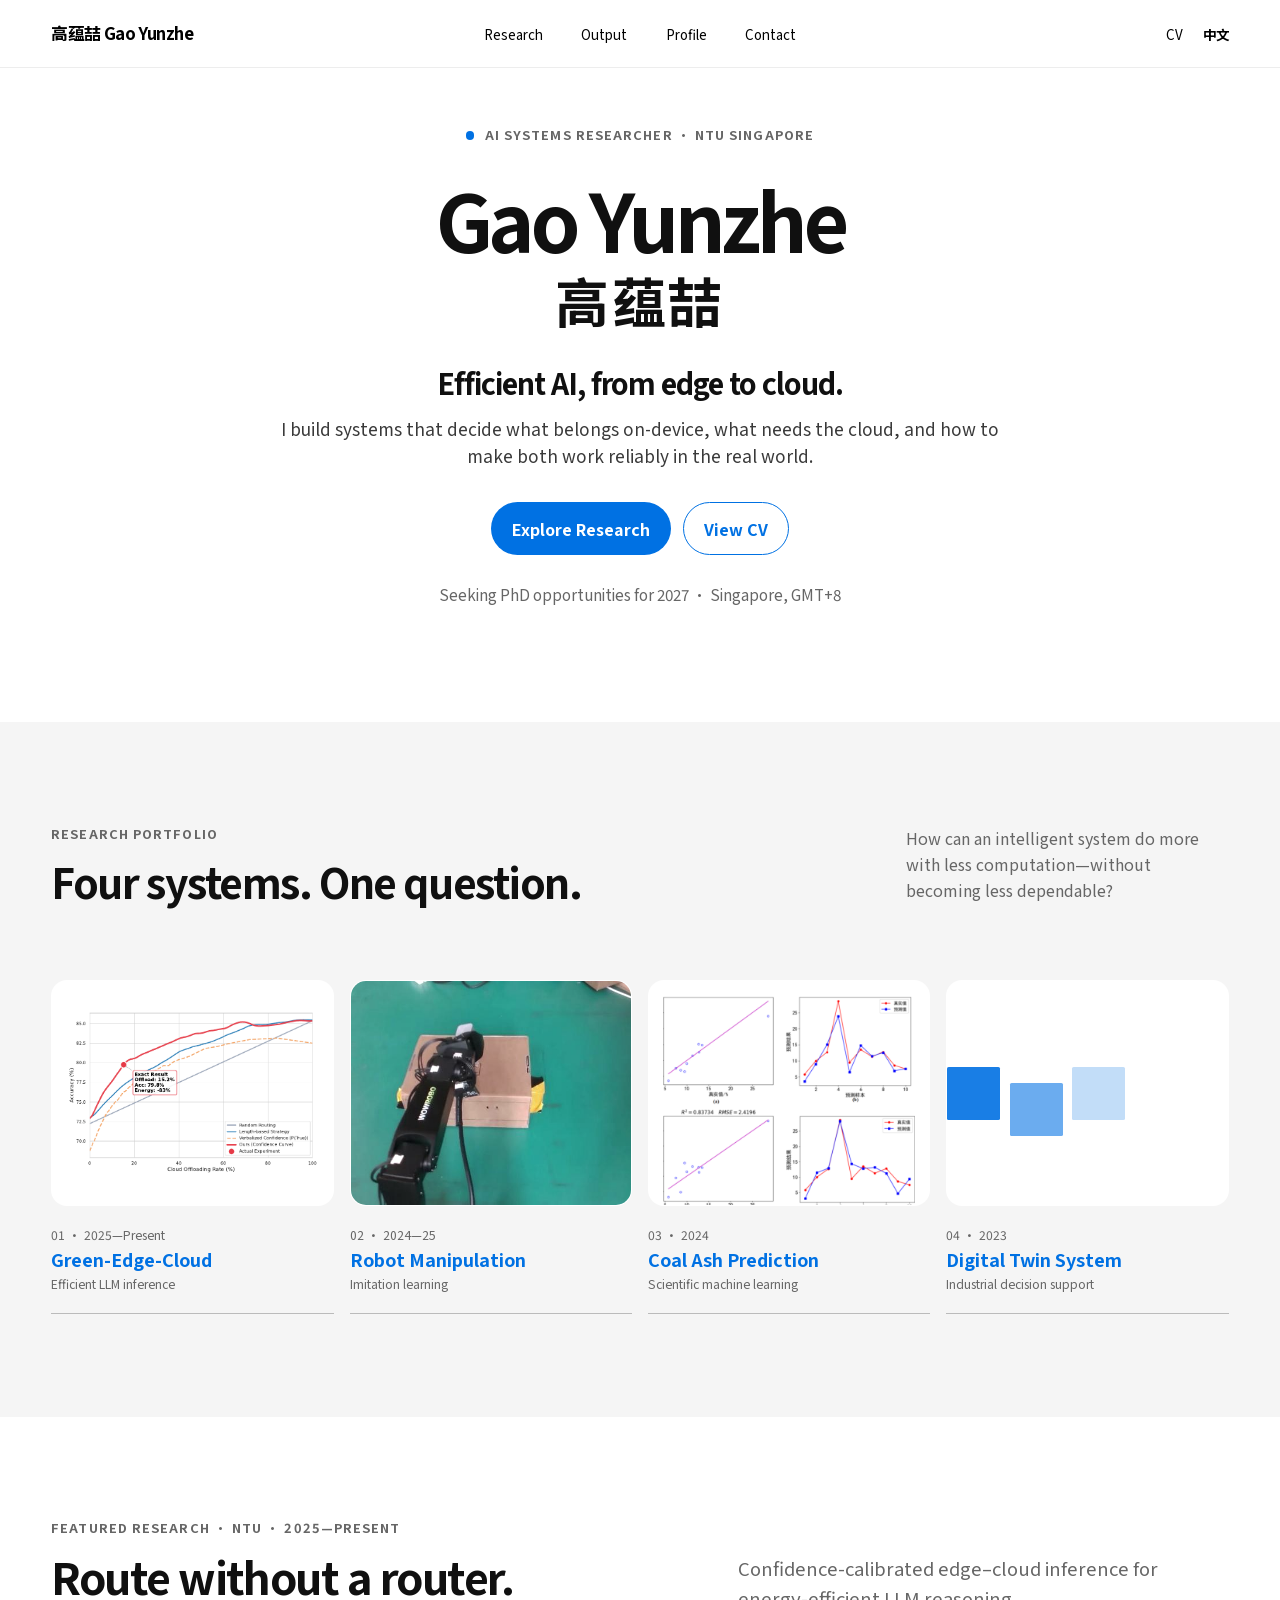
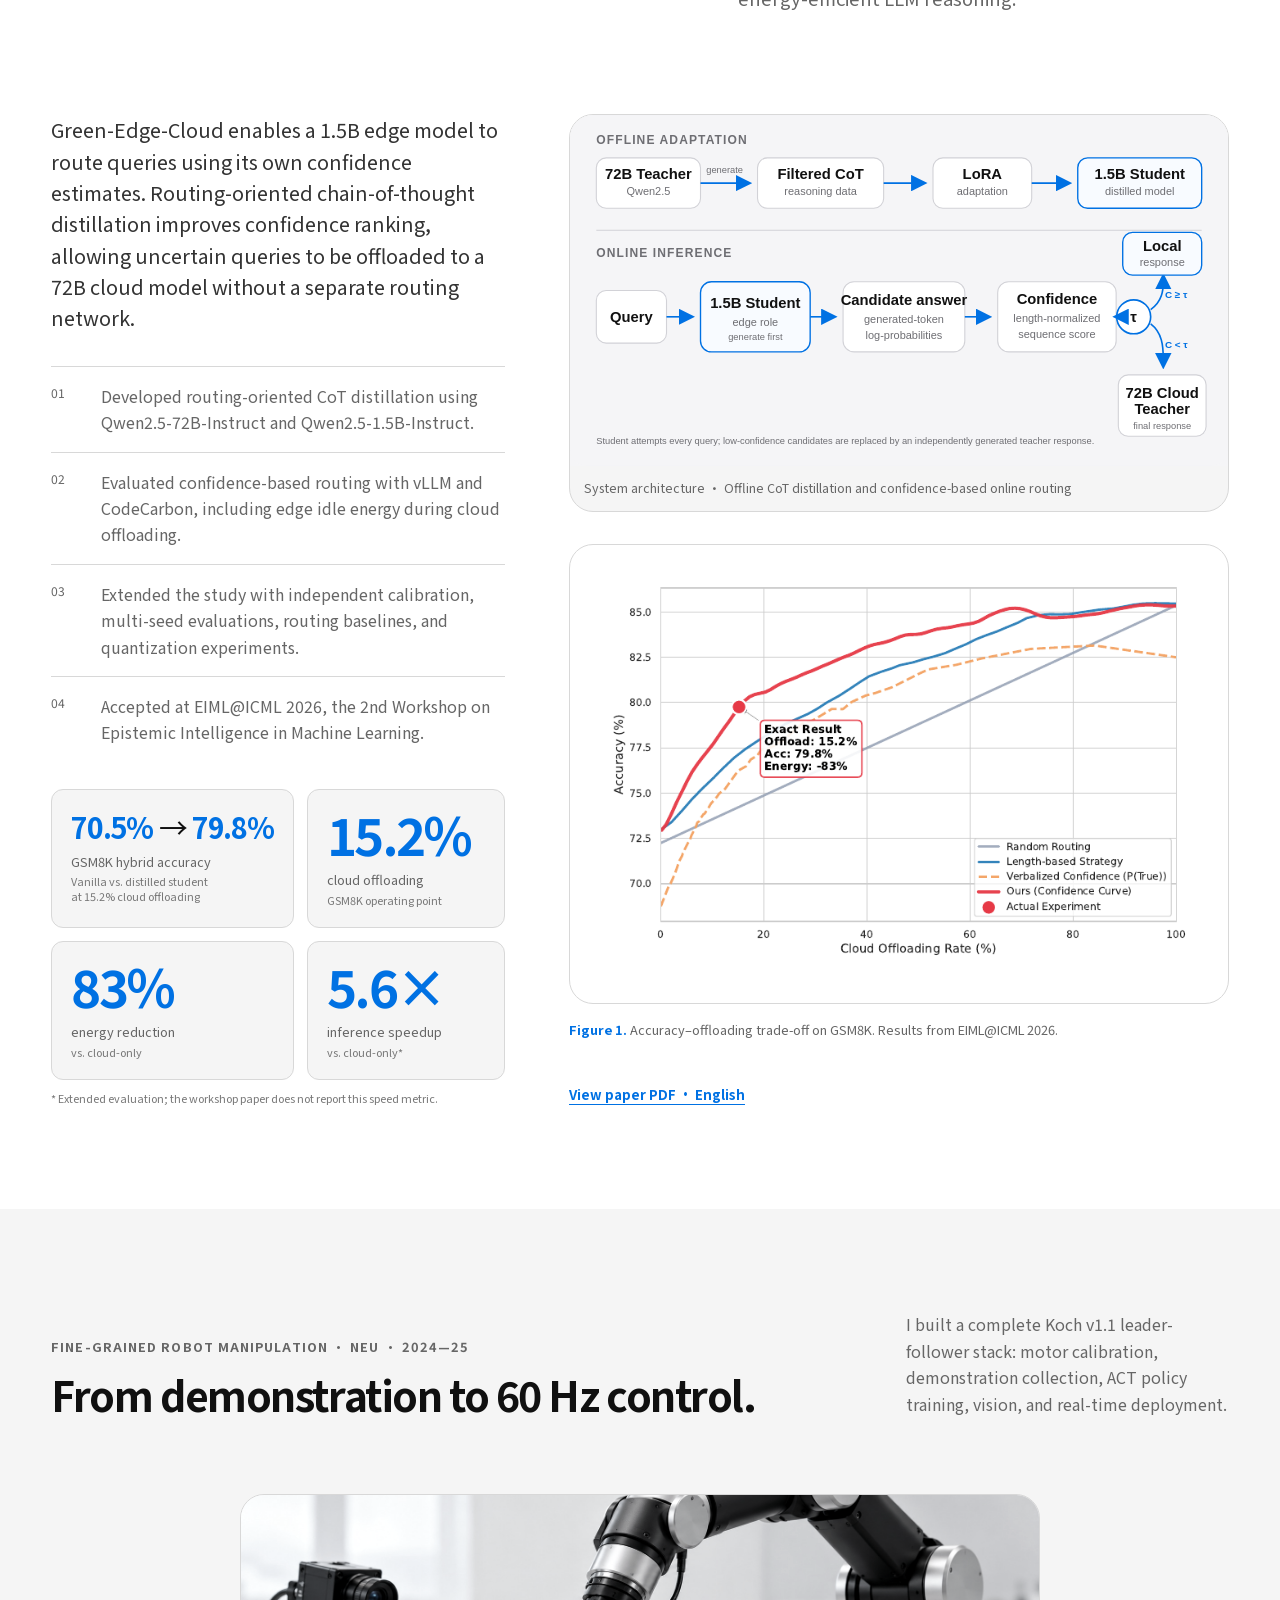
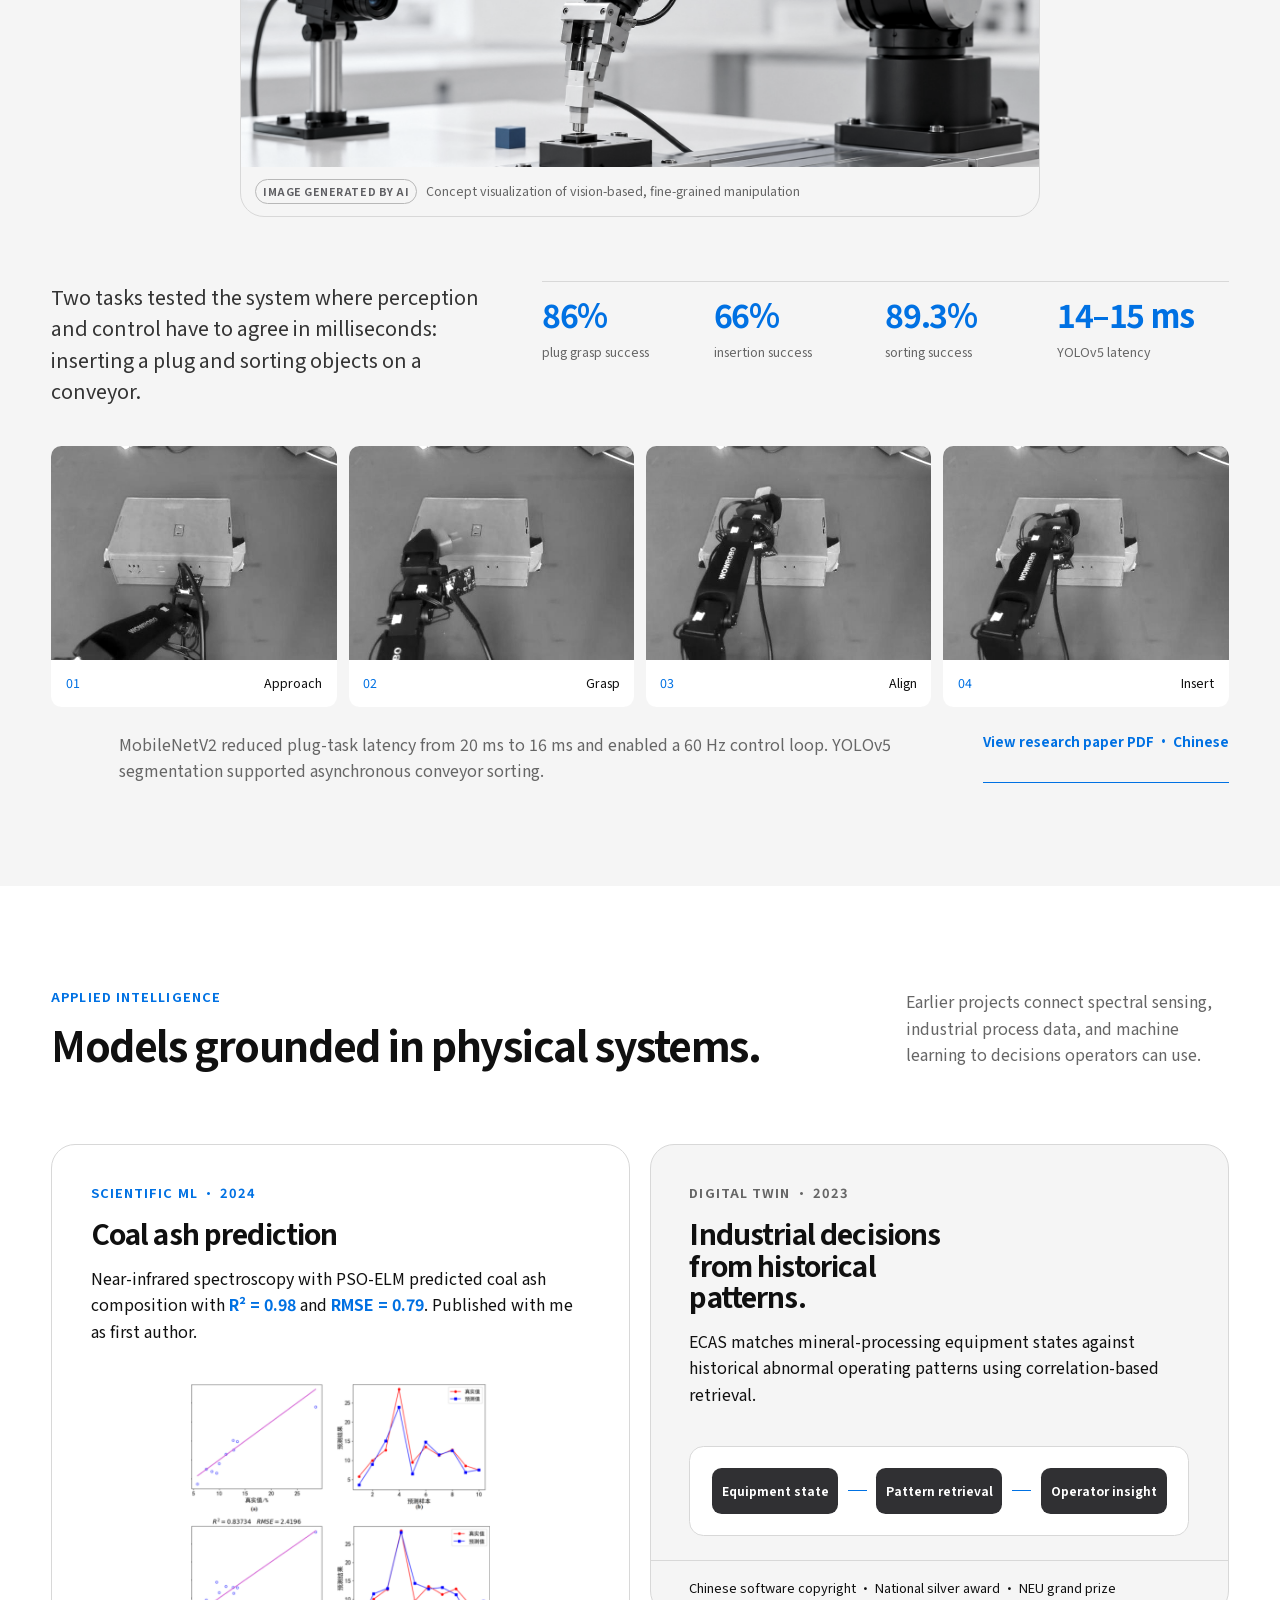
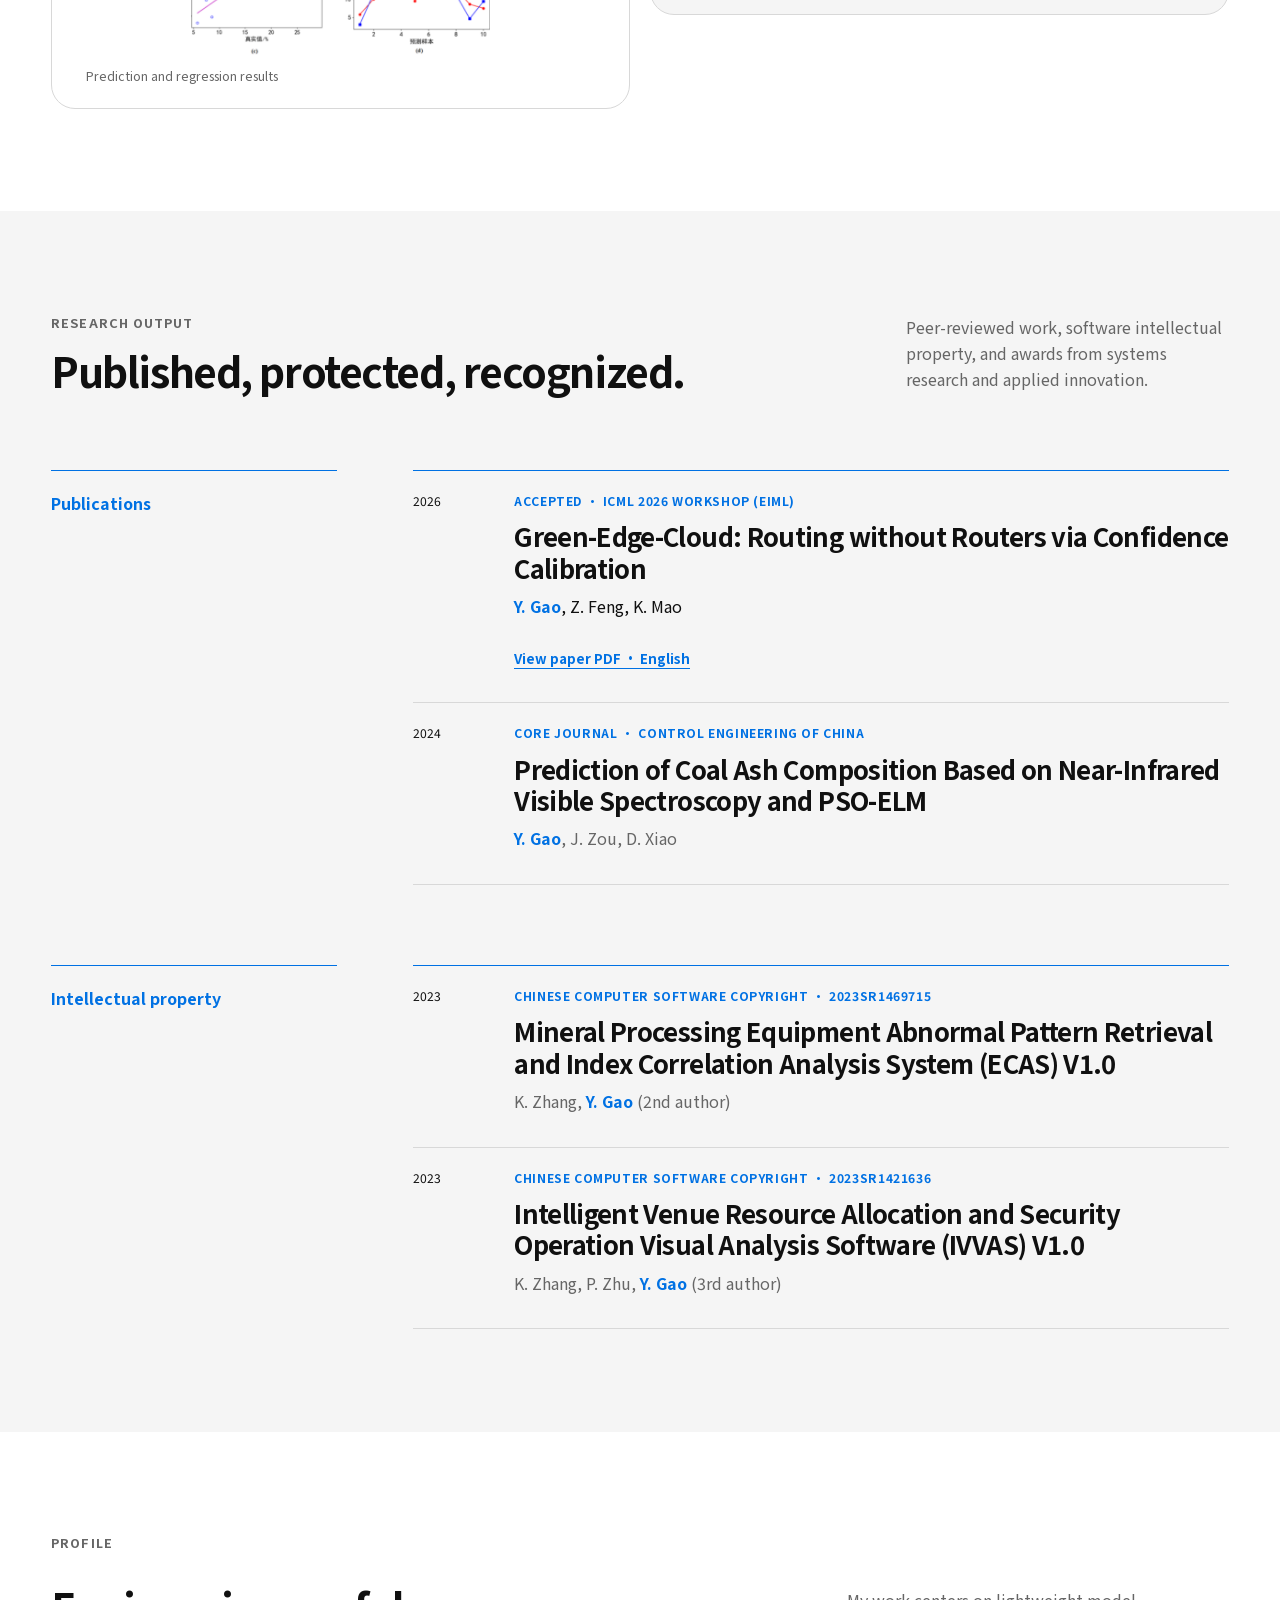
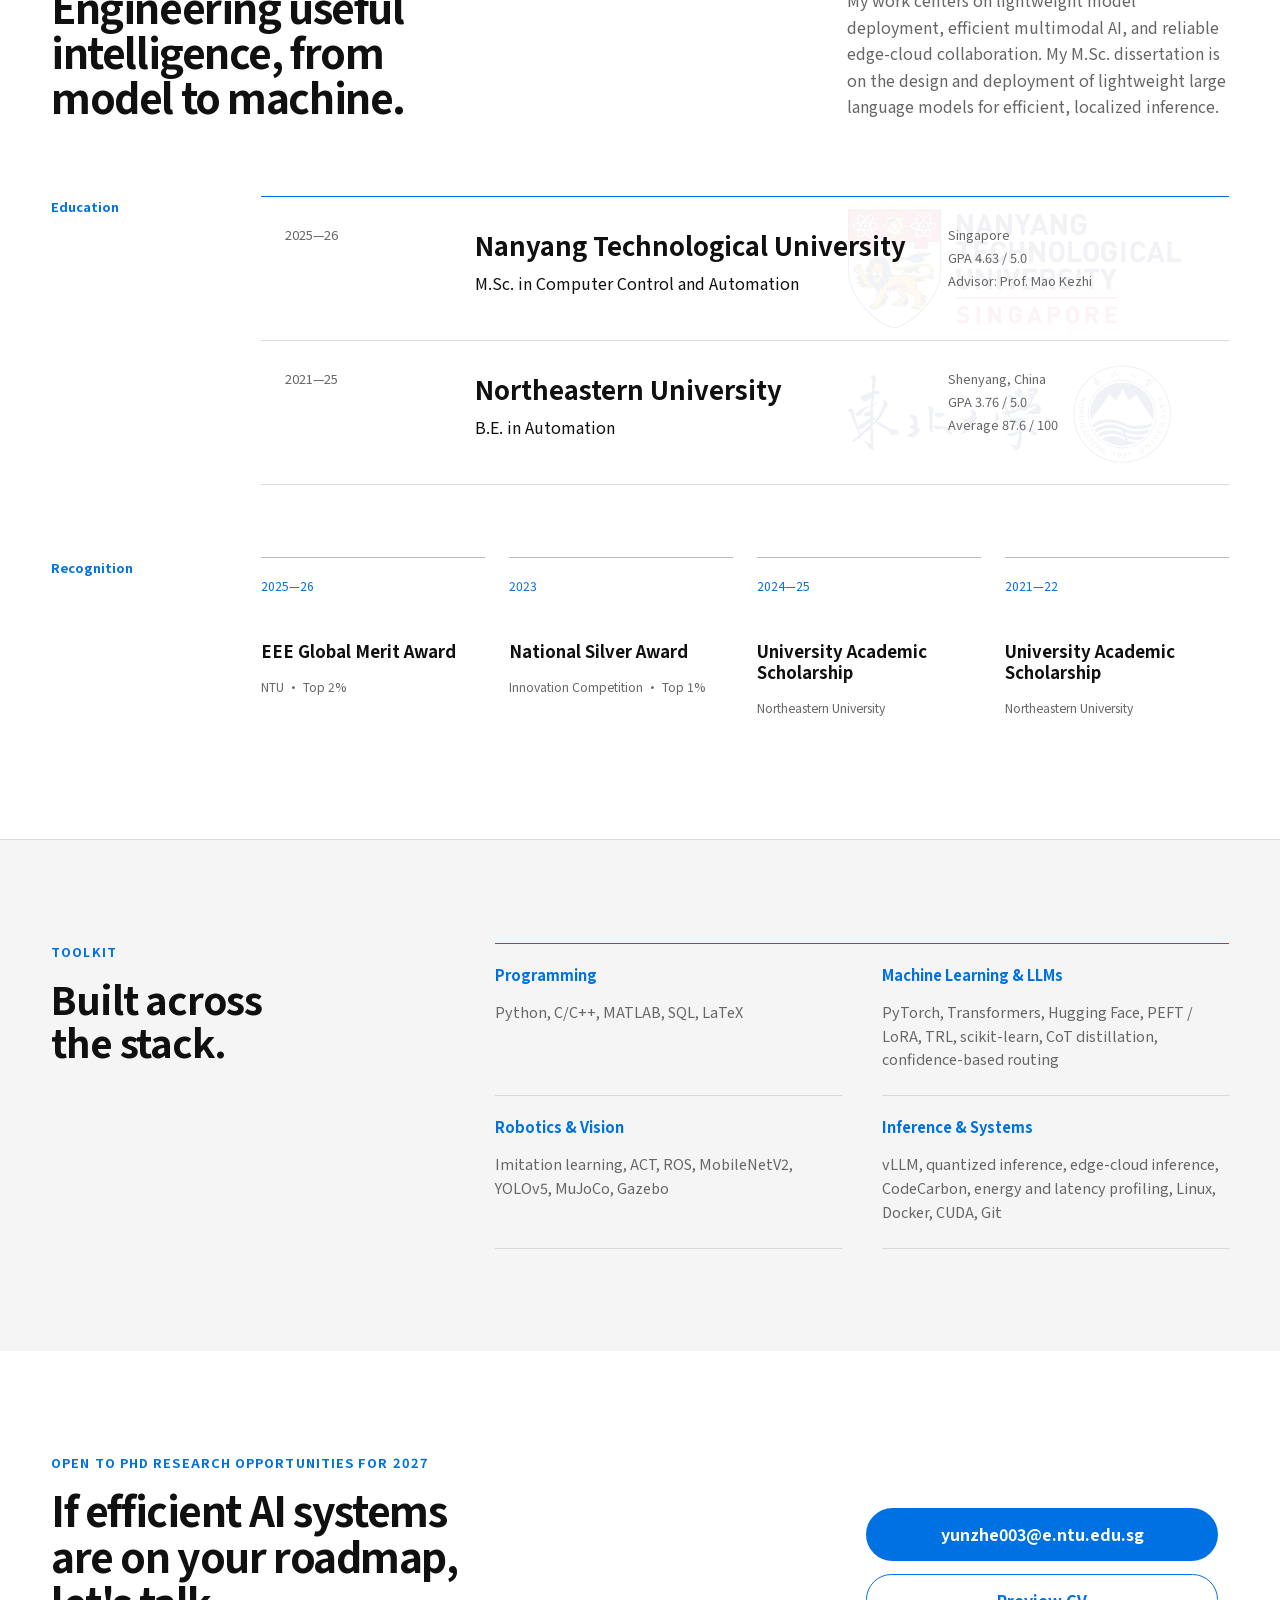
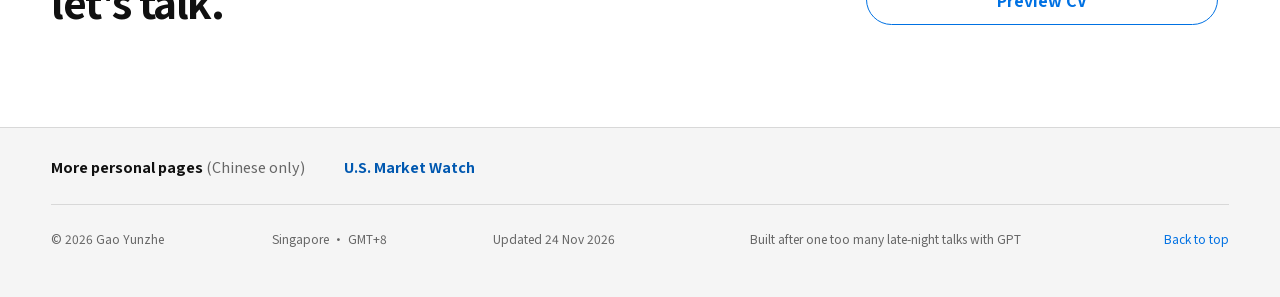
<file: index.html>
<!doctype html>
<html lang="en">
  <head>
    <meta charset="UTF-8" />
    <meta name="viewport" content="width=device-width, initial-scale=1.0" />
    <meta name="description" content="Gao Yunzhe researches efficient and trustworthy AI systems, edge-cloud inference, robotics, and machine learning." />
    <meta name="theme-color" content="#ffffff" />
    <title>Gao Yunzhe — Efficient AI Systems</title>
    <link rel="icon" href="./assets/favicon.svg?v=2" type="image/svg+xml" />
    <link rel="preload" href="./assets/fonts/SourceHanSansSC-Subset.woff2" as="font" type="font/woff2" crossorigin />
    <link rel="stylesheet" href="./styles.css?v=20261124-3" />
    <script src="./script.js?v=20261020-3" defer></script>
    <script src="/assets/site-visits.js?v=4" defer></script>
  </head>
  <body>
    <a class="skip-link" href="#main">Skip to content</a>
    <header class="site-header"><div class="header-inner">
      <a class="wordmark" href="#top" aria-label="Gao Yunzhe, home"><span lang="zh-CN">高蕴喆</span> Gao Yunzhe</a>
      <nav class="site-nav" aria-label="Primary navigation"><a href="#research">Research</a><a href="#output">Output</a><a href="#profile">Profile</a><a href="#contact">Contact</a></nav>
      <div class="header-actions"><button class="header-cv button-reset" type="button" data-open-cv>CV</button><a class="language-link" href="./cn.html" lang="zh-CN">中文</a><button class="menu-toggle button-reset" type="button" aria-expanded="false" aria-controls="mobile-nav-en" aria-label="Open navigation" data-open-label="Open navigation" data-close-label="Close navigation"><span></span><span></span><span></span></button></div>
    </div><nav class="mobile-nav" id="mobile-nav-en" aria-label="Mobile navigation" hidden><a href="#research">Research</a><a href="#output">Output</a><a href="#profile">Profile</a><a href="#contact">Contact</a></nav></header>

    <main id="main">
      <section class="hero" id="top" aria-labelledby="hero-title"><div class="shell hero-grid">
        <div class="hero-copy">
          <p class="eyebrow"><span class="live-dot" aria-hidden="true"></span> AI systems researcher • NTU Singapore</p>
          <h1 class="hero-name" id="hero-title">Gao Yunzhe</h1>
          <p class="hero-name-cn" lang="zh-CN">高蕴喆</p>
          <p class="hero-tagline">Efficient AI, from edge to cloud.</p>
          <p class="hero-intro">I build systems that decide what belongs on-device, what needs the cloud, and how to make both work reliably in the real world.</p>
          <div class="button-row"><a class="button button-blue" href="#research">Explore Research</a><button class="button button-quiet" type="button" data-open-cv>View CV</button></div>
          <p class="availability">Seeking PhD opportunities for 2027 · Singapore, GMT+8</p>
        </div>
      </div></section>

      <section class="overview section-pad" id="research" aria-labelledby="research-title"><div class="shell">
        <header class="section-header"><div><p class="eyebrow">Research portfolio</p><h2 id="research-title">Four systems. One question.</h2></div><p>How can an intelligent system do more with less computation—without becoming less dependable?</p></header>
        <nav class="research-lineup" aria-label="Explore research projects">
          <a class="lineup-item" href="#green-edge"><span class="lineup-image"><img src="./assets/images/edge-tradeoff.png" alt="Edge-cloud accuracy and computation trade-off chart" loading="lazy" decoding="async" /></span><span class="lineup-index">01 · 2025—Present</span><strong>Green-Edge-Cloud</strong><span>Efficient LLM inference</span></a>
          <a class="lineup-item" href="#robotics"><span class="lineup-image"><img src="./assets/images/robot-insertion-002.jpg" alt="Robot aligning a plug with a socket" loading="lazy" decoding="async" /></span><span class="lineup-index">02 · 2024—25</span><strong>Robot Manipulation</strong><span>Imitation learning</span></a>
          <a class="lineup-item" href="#applied-ai"><span class="lineup-image"><img src="./assets/images/coal-results.png" alt="Coal ash prediction result plots" loading="lazy" decoding="async" /></span><span class="lineup-index">03 · 2024</span><strong>Coal Ash Prediction</strong><span>Scientific machine learning</span></a>
          <a class="lineup-item" href="#applied-ai"><span class="lineup-image geometry" aria-hidden="true"><i></i><i></i><i></i></span><span class="lineup-index">04 · 2023</span><strong>Digital Twin System</strong><span>Industrial decision support</span></a>
        </nav>
      </div></section>

      <section class="feature-dark section-pad" id="green-edge" aria-labelledby="green-title"><div class="shell">
        <header class="feature-heading"><p class="eyebrow">Featured research · NTU · 2025—Present</p><h2 id="green-title">Route without a router.</h2><p>Confidence-calibrated edge–cloud inference for energy-efficient LLM reasoning.</p></header>
        <div class="feature-grid">
          <div class="feature-copy"><p class="feature-lead">Green-Edge-Cloud enables a 1.5B edge model to route queries using its own confidence estimates. Routing-oriented chain-of-thought distillation improves confidence ranking, allowing uncertain queries to be offloaded to a 72B cloud model without a separate routing network.</p>
            <ul class="detail-list"><li><span>01</span><p>Developed routing-oriented CoT distillation using Qwen2.5-72B-Instruct and Qwen2.5-1.5B-Instruct.</p></li><li><span>02</span><p>Evaluated confidence-based routing with vLLM and CodeCarbon, including edge idle energy during cloud offloading.</p></li><li><span>03</span><p>Extended the study with independent calibration, multi-seed evaluations, routing baselines, and quantization experiments.</p></li><li><span>04</span><p>Accepted at EIML@ICML 2026, the 2nd Workshop on Epistemic Intelligence in Machine Learning.</p></li></ul>
            <div class="metric-pair"><p class="metric-improvement"><strong>70.5% <i aria-hidden="true">→</i> 79.8%</strong><span>GSM8K hybrid accuracy</span><small>Vanilla vs. distilled student<br />at 15.2% cloud offloading</small></p><p><strong>15.2%</strong><span>cloud offloading</span><small>GSM8K operating point</small></p><p><strong>83%</strong><span>energy reduction</span><small>vs. cloud-only</small></p><p><strong>5.6×</strong><span>inference speedup</span><small>vs. cloud-only*</small></p></div>
            <p class="metric-footnote">* Extended evaluation; the workshop paper does not report this speed metric.</p>
          </div>
          <div class="feature-media">
            <figure class="concept-figure edge-concept architecture-figure"><img src="./assets/images/edge-cloud-architecture.svg" alt="Green-Edge-Cloud architecture showing offline chain-of-thought distillation and confidence-thresholded online routing" loading="lazy" decoding="async" /><figcaption>System architecture · Offline CoT distillation and confidence-based online routing</figcaption></figure>
            <figure class="feature-figure"><div class="figure-frame"><img src="./assets/images/edge-tradeoff.png" alt="Accuracy and cloud-offloading trade-off for edge-cloud routing strategies on GSM8K" loading="lazy" decoding="async" /></div><figcaption><strong>Figure 1.</strong> Accuracy–offloading trade-off on GSM8K. Results from EIML@ICML 2026.</figcaption></figure>
            <a class="paper-link" href="./assets/papers/green-edge-cloud.pdf" target="_blank" rel="noreferrer">View paper PDF · English</a>
          </div>
        </div>
      </div></section>

      <section class="robotics section-pad" id="robotics" aria-labelledby="robotics-title"><div class="shell">
        <header class="section-header section-header-wide"><div><p class="eyebrow">Fine-grained robot manipulation · NEU · 2024—25</p><h2 id="robotics-title">From demonstration to 60 Hz control.</h2></div><p>I built a complete Koch v1.1 leader-follower stack: motor calibration, demonstration collection, ACT policy training, vision, and real-time deployment.</p></header>
        <figure class="concept-figure robot-concept"><img src="./assets/images/robotics-lab.jpg" alt="Concept image of a robotic arm performing a precise manipulation task; image generated by AI" loading="lazy" decoding="async" /><figcaption><span class="ai-label">Image generated by AI</span> Concept visualization of vision-based, fine-grained manipulation</figcaption></figure>
        <div class="robot-summary"><p class="robot-lead">Two tasks tested the system where perception and control have to agree in milliseconds: inserting a plug and sorting objects on a conveyor.</p><div class="robot-facts"><p><strong>86%</strong><span>plug grasp success</span></p><p><strong>66%</strong><span>insertion success</span></p><p><strong>89.3%</strong><span>sorting success</span></p><p><strong>14–15 ms</strong><span>YOLOv5 latency</span></p></div></div>
        <div class="sequence" aria-label="Plug insertion experiment sequence"><figure><img src="./assets/images/robot-insertion-000.jpg" alt="Robot approaching the plug" loading="lazy" decoding="async" /><figcaption><span>01</span> Approach</figcaption></figure><figure><img src="./assets/images/robot-insertion-001.jpg" alt="Robot grasping the plug" loading="lazy" decoding="async" /><figcaption><span>02</span> Grasp</figcaption></figure><figure><img src="./assets/images/robot-insertion-002.jpg" alt="Robot aligning the plug" loading="lazy" decoding="async" /><figcaption><span>03</span> Align</figcaption></figure><figure><img src="./assets/images/robot-insertion-003.jpg" alt="Robot completing insertion" loading="lazy" decoding="async" /><figcaption><span>04</span> Insert</figcaption></figure></div>
        <div class="implementation-row"><p class="implementation-note">MobileNetV2 reduced plug-task latency from 20 ms to 16 ms and enabled a 60 Hz control loop. YOLOv5 segmentation supported asynchronous conveyor sorting.</p><a class="paper-link" href="./assets/papers/robot-manipulation-imitation-learning.pdf" target="_blank" rel="noreferrer">View research paper PDF · Chinese</a></div>
      </div></section>

      <section class="applied section-pad" id="applied-ai" aria-labelledby="applied-title"><div class="shell">
        <header class="section-header"><div><p class="eyebrow">Applied intelligence</p><h2 id="applied-title">Models grounded in physical systems.</h2></div><p>Earlier projects connect spectral sensing, industrial process data, and machine learning to decisions operators can use.</p></header>
        <div class="applied-grid">
          <article class="application-card application-card-figure"><div class="card-copy"><p class="eyebrow">Scientific ML · 2024</p><h3>Coal ash prediction</h3><p>Near-infrared spectroscopy with PSO-ELM predicted coal ash composition with <strong>R² = 0.98</strong> and <strong>RMSE = 0.79</strong>. Published with me as first author.</p></div><figure><img src="./assets/images/coal-results.png" alt="Regression and prediction comparison plots for coal ash composition" loading="lazy" decoding="async" /><figcaption>Prediction and regression results</figcaption></figure></article>
          <article class="application-card application-card-blue"><div class="card-copy"><p class="eyebrow">Digital twin · 2023</p><h3>Industrial decisions from historical patterns.</h3><p>ECAS matches mineral-processing equipment states against historical abnormal operating patterns using correlation-based retrieval.</p></div><div class="digital-twin-visual" aria-hidden="true"><span>Equipment state</span><i></i><span>Pattern retrieval</span><i></i><span>Operator insight</span></div><p class="card-foot">Chinese software copyright · National silver award · NEU grand prize</p></article>
        </div>
      </div></section>

      <section class="output section-pad" id="output" aria-labelledby="output-title"><div class="shell">
        <header class="section-header"><div><p class="eyebrow">Research output</p><h2 id="output-title">Published, protected, recognized.</h2></div><p>Peer-reviewed work, software intellectual property, and awards from systems research and applied innovation.</p></header>
        <div class="output-layout"><h3>Publications</h3><div class="record-list">
          <article class="record"><p class="record-year">2026</p><div><p class="record-status">Accepted · ICML 2026 Workshop (EIML)</p><h4>Green-Edge-Cloud: Routing without Routers via Confidence Calibration</h4><p><strong>Y. Gao</strong>, Z. Feng, K. Mao</p><a class="paper-link" href="./assets/papers/green-edge-cloud.pdf" target="_blank" rel="noreferrer">View paper PDF · English</a></div></article>
          <article class="record"><p class="record-year">2024</p><div><p class="record-status">Core Journal · Control Engineering of China</p><h4>Prediction of Coal Ash Composition Based on Near-Infrared Visible Spectroscopy and PSO-ELM</h4><p><strong>Y. Gao</strong>, J. Zou, D. Xiao</p></div></article>
        </div><h3>Intellectual property</h3><div class="record-list">
          <article class="record"><p class="record-year">2023</p><div><p class="record-status">Chinese computer software copyright · 2023SR1469715</p><h4>Mineral Processing Equipment Abnormal Pattern Retrieval and Index Correlation Analysis System (ECAS) V1.0</h4><p>K. Zhang, <strong>Y. Gao</strong> (2nd author)</p></div></article>
          <article class="record"><p class="record-year">2023</p><div><p class="record-status">Chinese computer software copyright · 2023SR1421636</p><h4>Intelligent Venue Resource Allocation and Security Operation Visual Analysis Software (IVVAS) V1.0</h4><p>K. Zhang, P. Zhu, <strong>Y. Gao</strong> (3rd author)</p></div></article>
        </div></div>
      </div></section>

      <section class="profile section-pad" id="profile" aria-labelledby="profile-title"><div class="shell">
        <header class="profile-intro"><p class="eyebrow">Profile</p><h2 id="profile-title">Engineering useful intelligence, from model to machine.</h2><p>My work centers on lightweight model deployment, efficient multimodal AI, and reliable edge-cloud collaboration. My M.Sc. dissertation is on the design and deployment of lightweight large language models for efficient, localized inference.</p></header>
        <div class="education-block"><h3>Education</h3><div class="education-list">
          <article><img class="school-watermark school-watermark-ntu" src="./assets/images/ntu-logo.png" alt="" aria-hidden="true" loading="lazy" decoding="async" /><p class="education-date">2025—26</p><div><h4>Nanyang Technological University</h4><p>M.Sc. in Computer Control and Automation</p></div><div class="education-meta"><p>Singapore</p><p>GPA 4.63 / 5.0</p><p>Advisor: Prof. Mao Kezhi</p></div></article>
          <article><span class="school-watermark school-watermark-neu" aria-hidden="true"><img src="./assets/images/neu-wordmark.png" alt="" loading="lazy" decoding="async" /><img src="./assets/images/neu-logo.png" alt="" loading="lazy" decoding="async" /></span><p class="education-date">2021—25</p><div><h4>Northeastern University</h4><p>B.E. in Automation</p></div><div class="education-meta"><p>Shenyang, China</p><p>GPA 3.76 / 5.0</p><p>Average 87.6 / 100</p></div></article>
        </div></div>
        <div class="recognition-block"><h3>Recognition</h3><div class="award-grid"><article><p>2025—26</p><h4>EEE Global Merit Award</h4><span>NTU · Top 2%</span></article><article><p>2023</p><h4>National Silver Award</h4><span>Innovation Competition · Top 1%</span></article><article><p>2024—25</p><h4>University Academic Scholarship</h4><span>Northeastern University</span></article><article><p>2021—22</p><h4>University Academic Scholarship</h4><span>Northeastern University</span></article></div></div>
      </div></section>

      <section class="toolkit" aria-labelledby="toolkit-title"><div class="shell toolkit-grid"><div><p class="eyebrow">Toolkit</p><h2 id="toolkit-title">Built across the stack.</h2></div><div class="tool-list">
        <article><h3>Programming</h3><p>Python, C/C++, MATLAB, SQL, LaTeX</p></article><article><h3>Machine Learning &amp; LLMs</h3><p>PyTorch, Transformers, Hugging Face, PEFT / LoRA, TRL, scikit-learn, CoT distillation, confidence-based routing</p></article><article><h3>Robotics &amp; Vision</h3><p>Imitation learning, ACT, ROS, MobileNetV2, YOLOv5, MuJoCo, Gazebo</p></article><article><h3>Inference &amp; Systems</h3><p>vLLM, quantized inference, edge-cloud inference, CodeCarbon, energy and latency profiling, Linux, Docker, CUDA, Git</p></article>
      </div></div></section>

      <section class="contact section-pad" id="contact" aria-labelledby="contact-title"><div class="shell contact-grid"><div><p class="eyebrow">Open to PhD research opportunities for 2027</p><h2 id="contact-title">If efficient AI systems are on your roadmap, let's talk.</h2></div><div class="contact-links"><a class="button button-white" href="mailto:yunzhe003@e.ntu.edu.sg">yunzhe003@e.ntu.edu.sg</a><button class="button button-quiet" type="button" data-open-cv>Preview CV</button></div></div></section>
    </main>

    <footer class="site-footer">
      <div class="shell">
        <nav class="footer-nav" aria-labelledby="footer-nav-title">
          <h2 id="footer-nav-title">More personal pages <span class="footer-nav-language">(Chinese only)</span></h2>
          <a href="https://yunzhegao.github.io/market/" hreflang="zh-CN">U.S. Market Watch</a>
        </nav>
        <section class="footer-visits" data-site-visits aria-labelledby="footer-visits-title" hidden>
          <div class="footer-visits-overview">
            <h2 id="footer-visits-title">Global visits</h2>
            <p data-visit-status role="status">Loading visit statistics</p>
            <p data-visit-total hidden><strong data-visit-count></strong> page views across this site <span data-visit-since hidden>since <time></time></span></p>
            <details data-visit-breakdown hidden>
              <summary>By country or region</summary>
              <table aria-label="Page views by country or region">
                <thead><tr><th scope="col">Country or region</th><th scope="col">Page views</th></tr></thead>
                <tbody></tbody>
              </table>
            </details>
          </div>
          <div class="footer-visits-map" data-visit-map role="group" aria-label="Map of visits by country or region">
            <img src="./assets/images/site-visits-world.svg" width="1000" height="390" alt="" loading="lazy" decoding="async" />
            <div data-visit-pins></div>
            <div class="footer-visits-tooltip" data-visit-tooltip aria-hidden="true" hidden></div>
          </div>
        </section>
        <div class="footer-grid">
          <p>© <span data-current-year></span> Gao Yunzhe</p>
          <p>Singapore · GMT+8</p>
          <p>Updated 24 Nov 2026</p>
          <p class="footer-gpt">Built after one too many late-night talks with GPT</p>
          <a href="#top">Back to top</a>
        </div>
      </div>
    </footer>
    <dialog class="cv-dialog" data-cv-dialog aria-labelledby="cv-dialog-title"><div class="dialog-header"><p id="cv-dialog-title"><strong>Curriculum Vitae</strong> · PDF</p><button class="dialog-close" type="button" data-close-cv>Close ×</button></div><iframe src="./CV_Gao_Yunzhe_NTU.pdf" title="Gao Yunzhe curriculum vitae" loading="lazy"></iframe><a class="dialog-download" href="./CV_Gao_Yunzhe_NTU.pdf" download>Download PDF</a></dialog>
  </body>
</html>
</file>
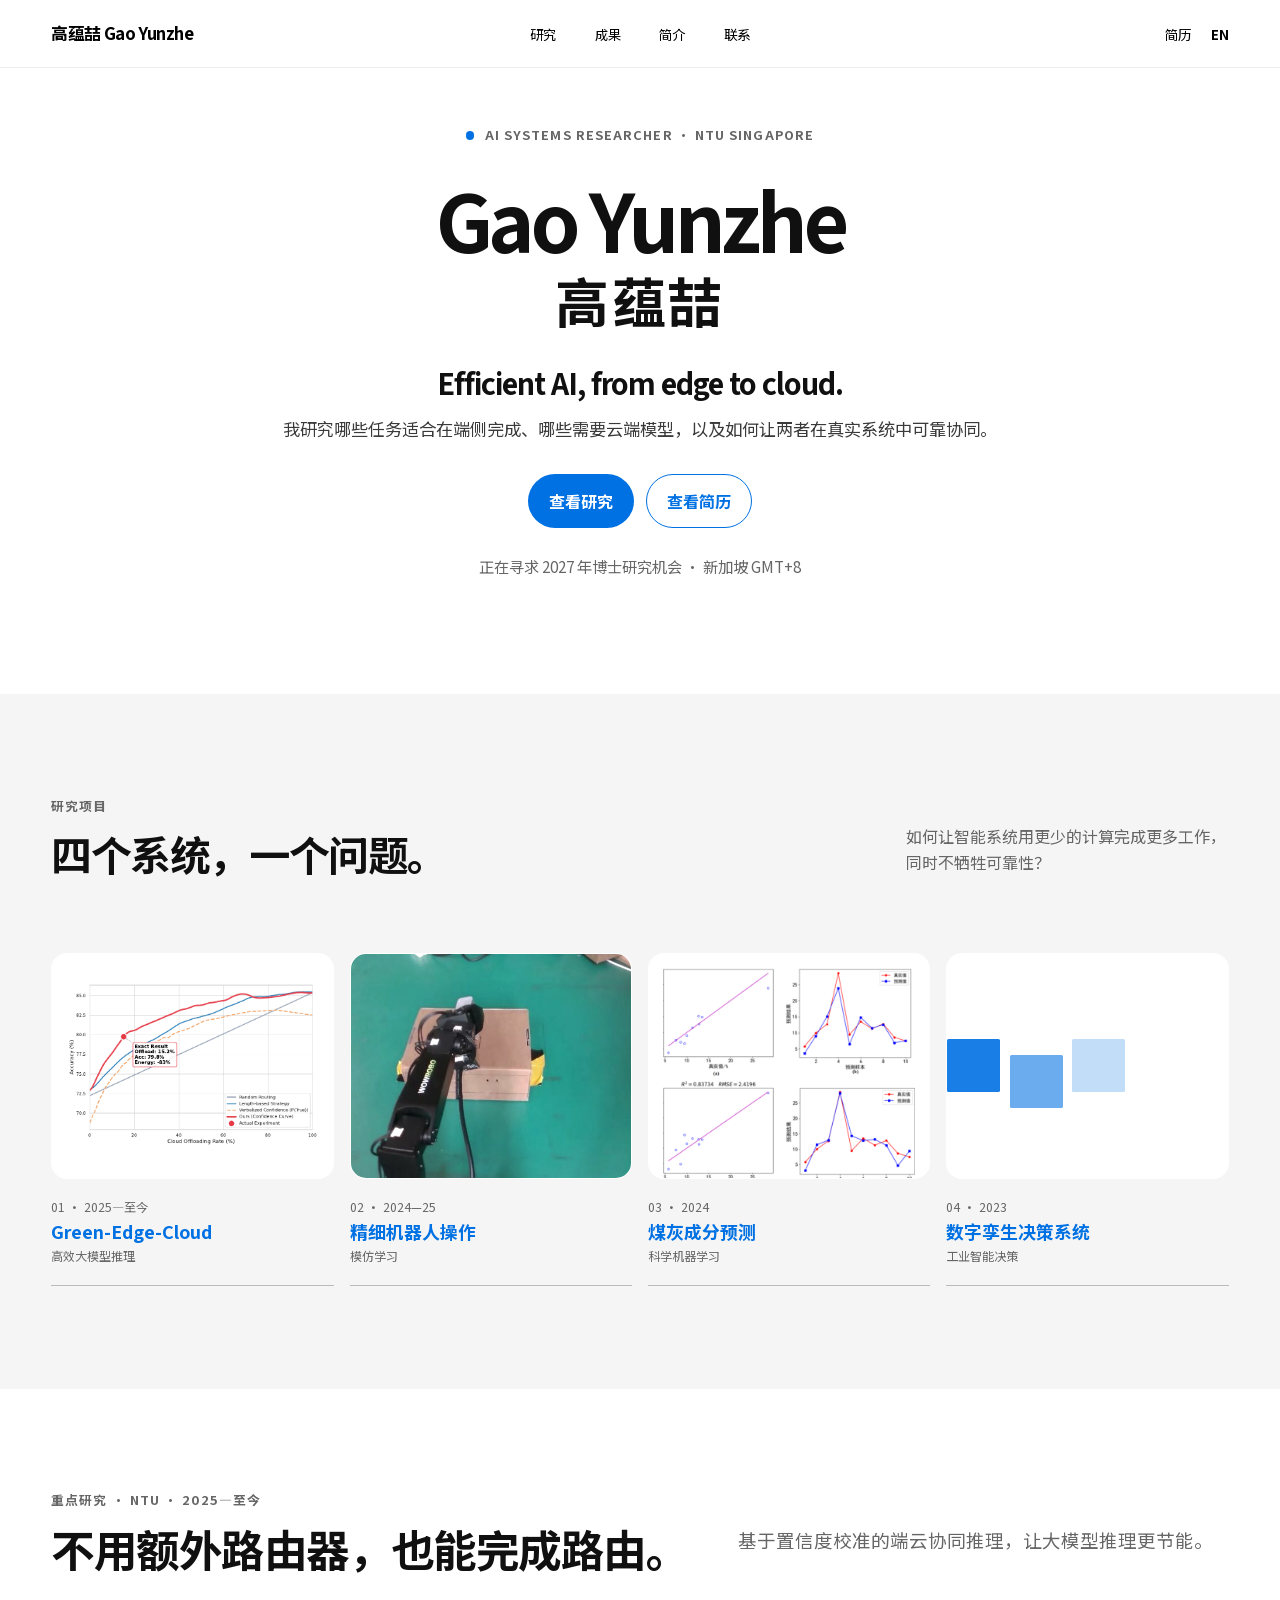
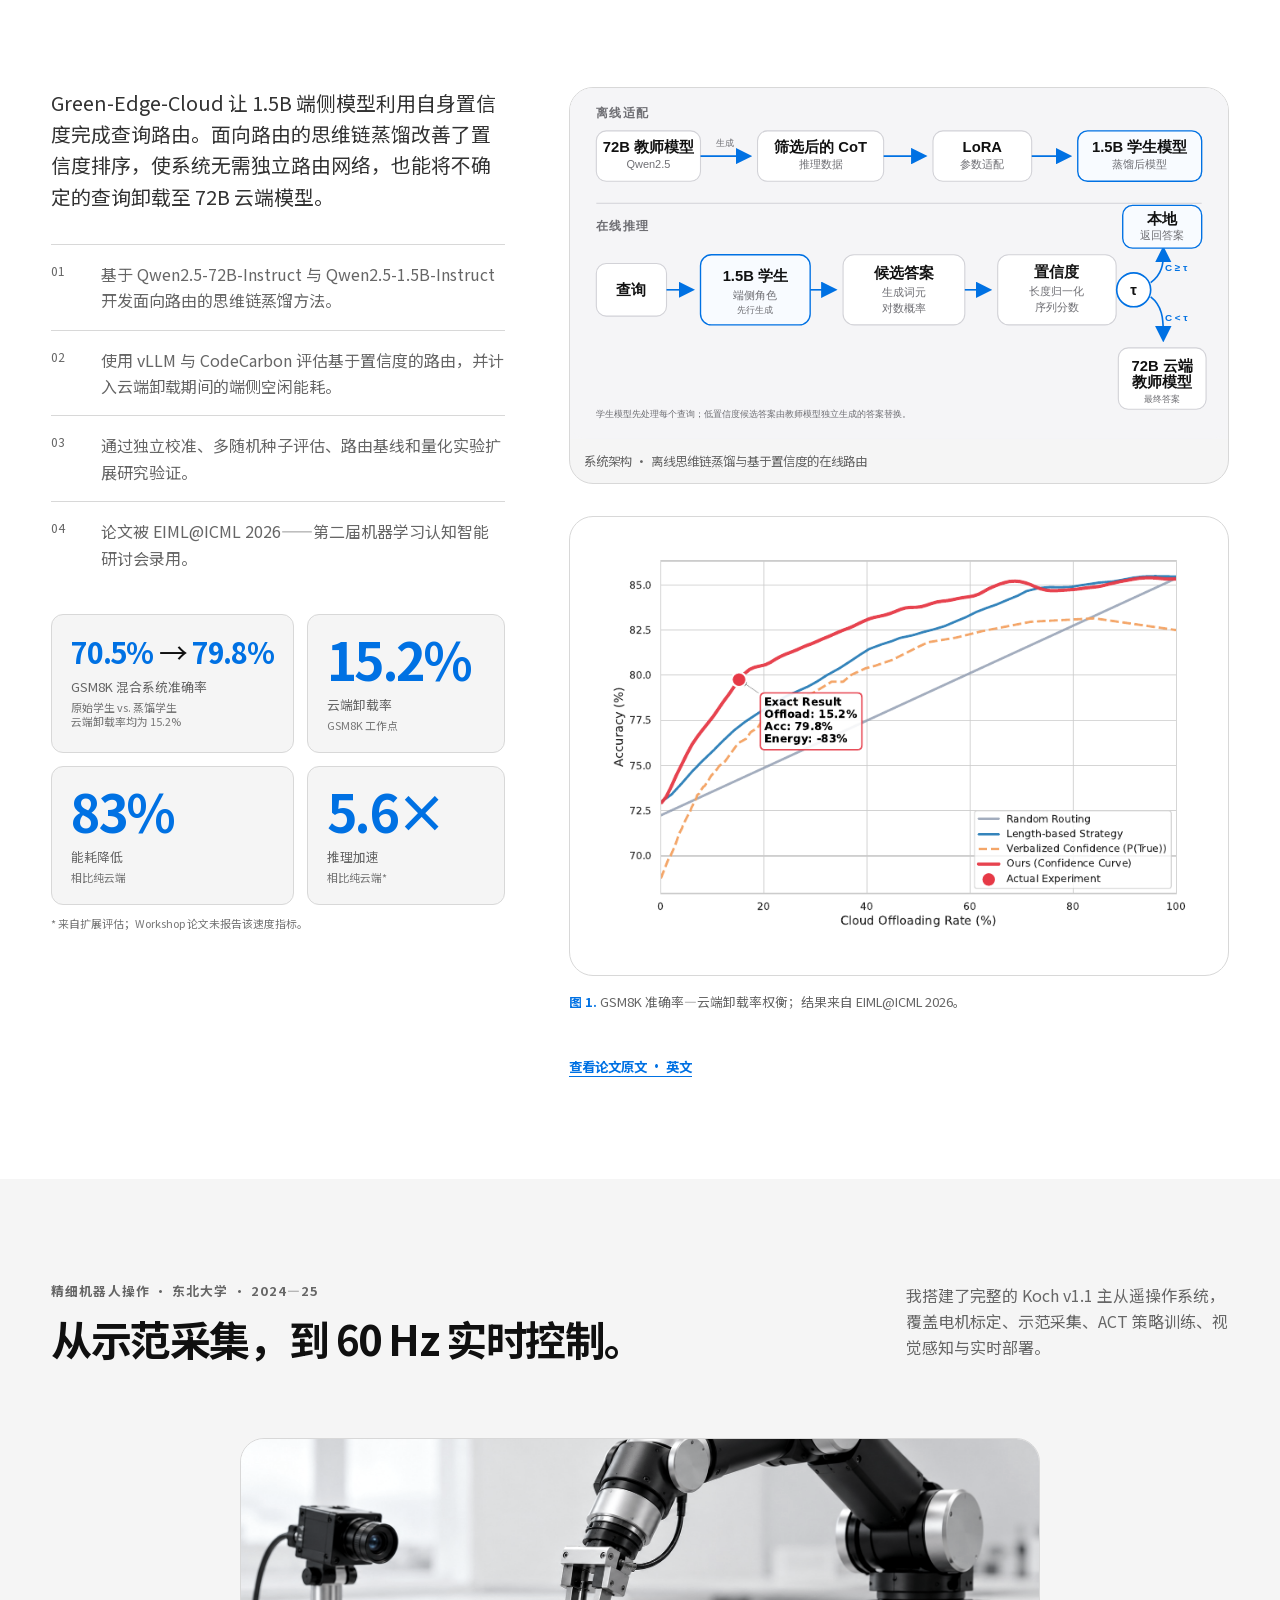
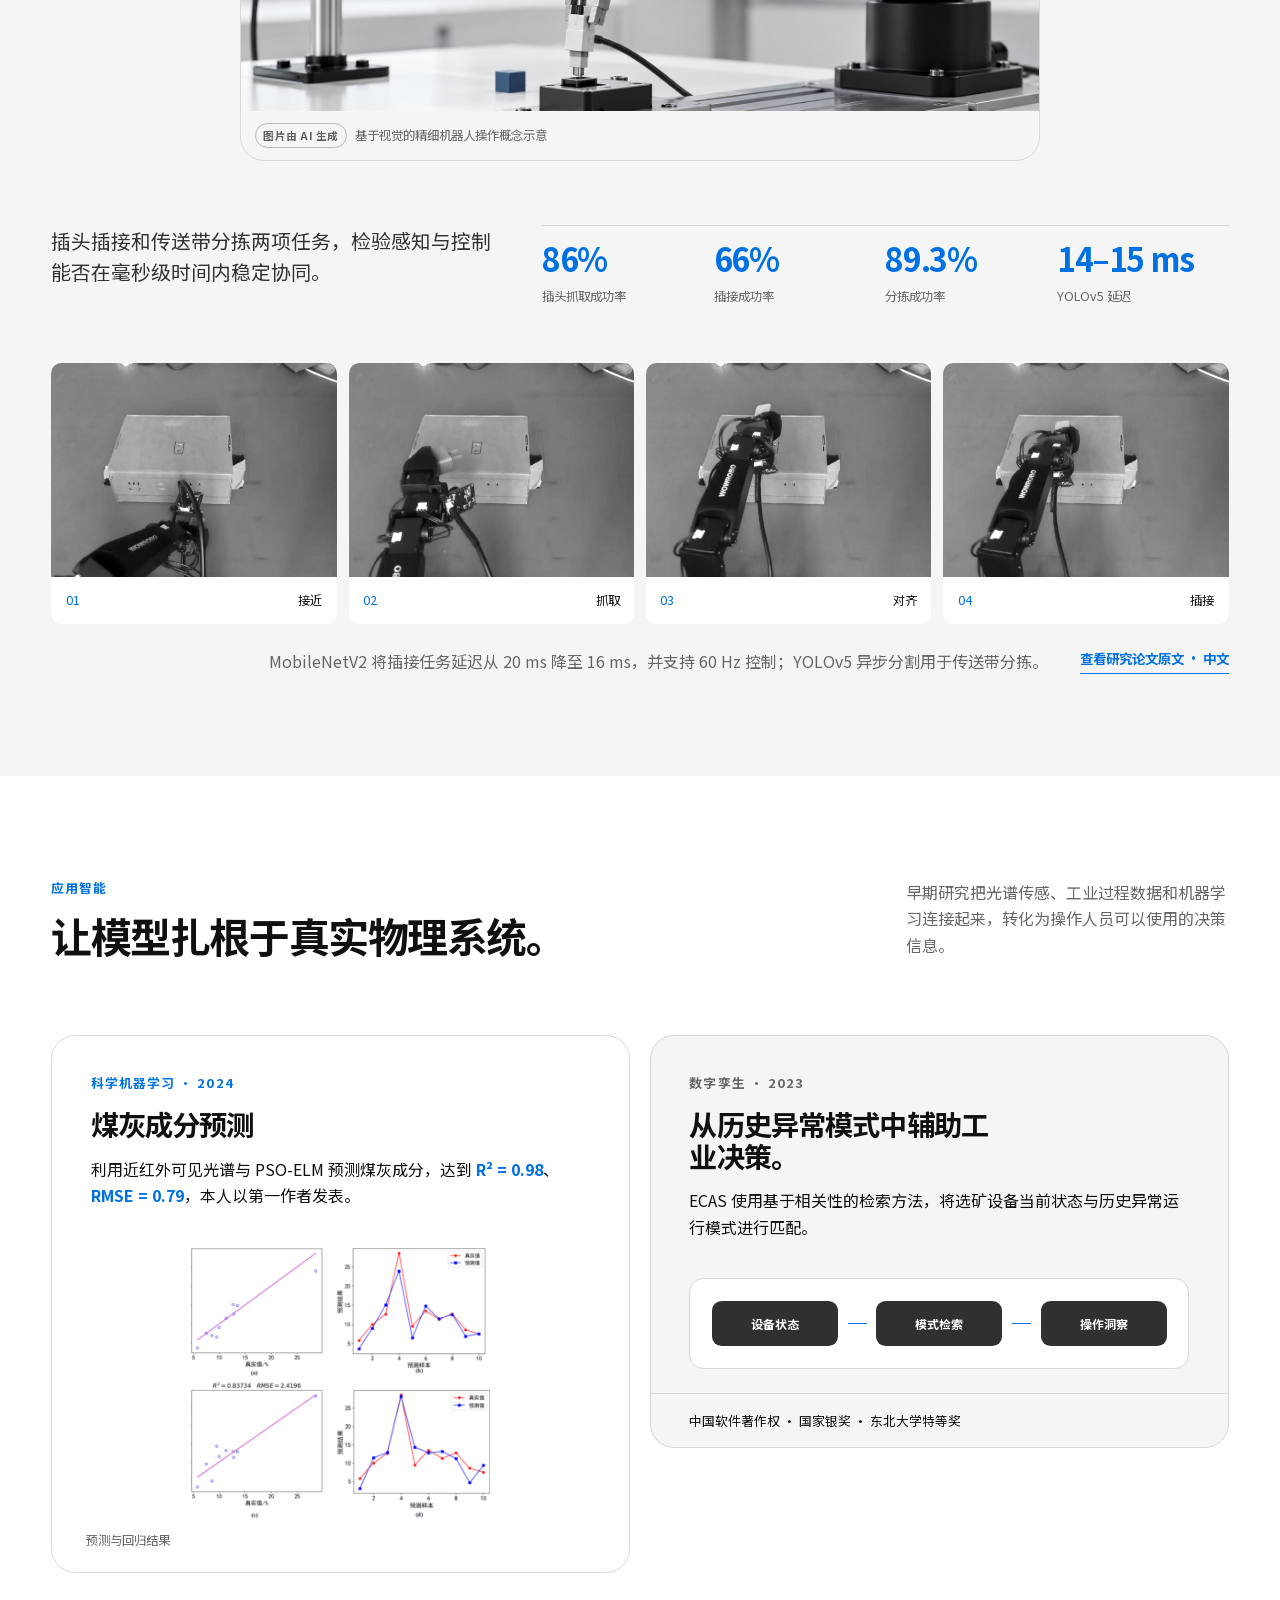
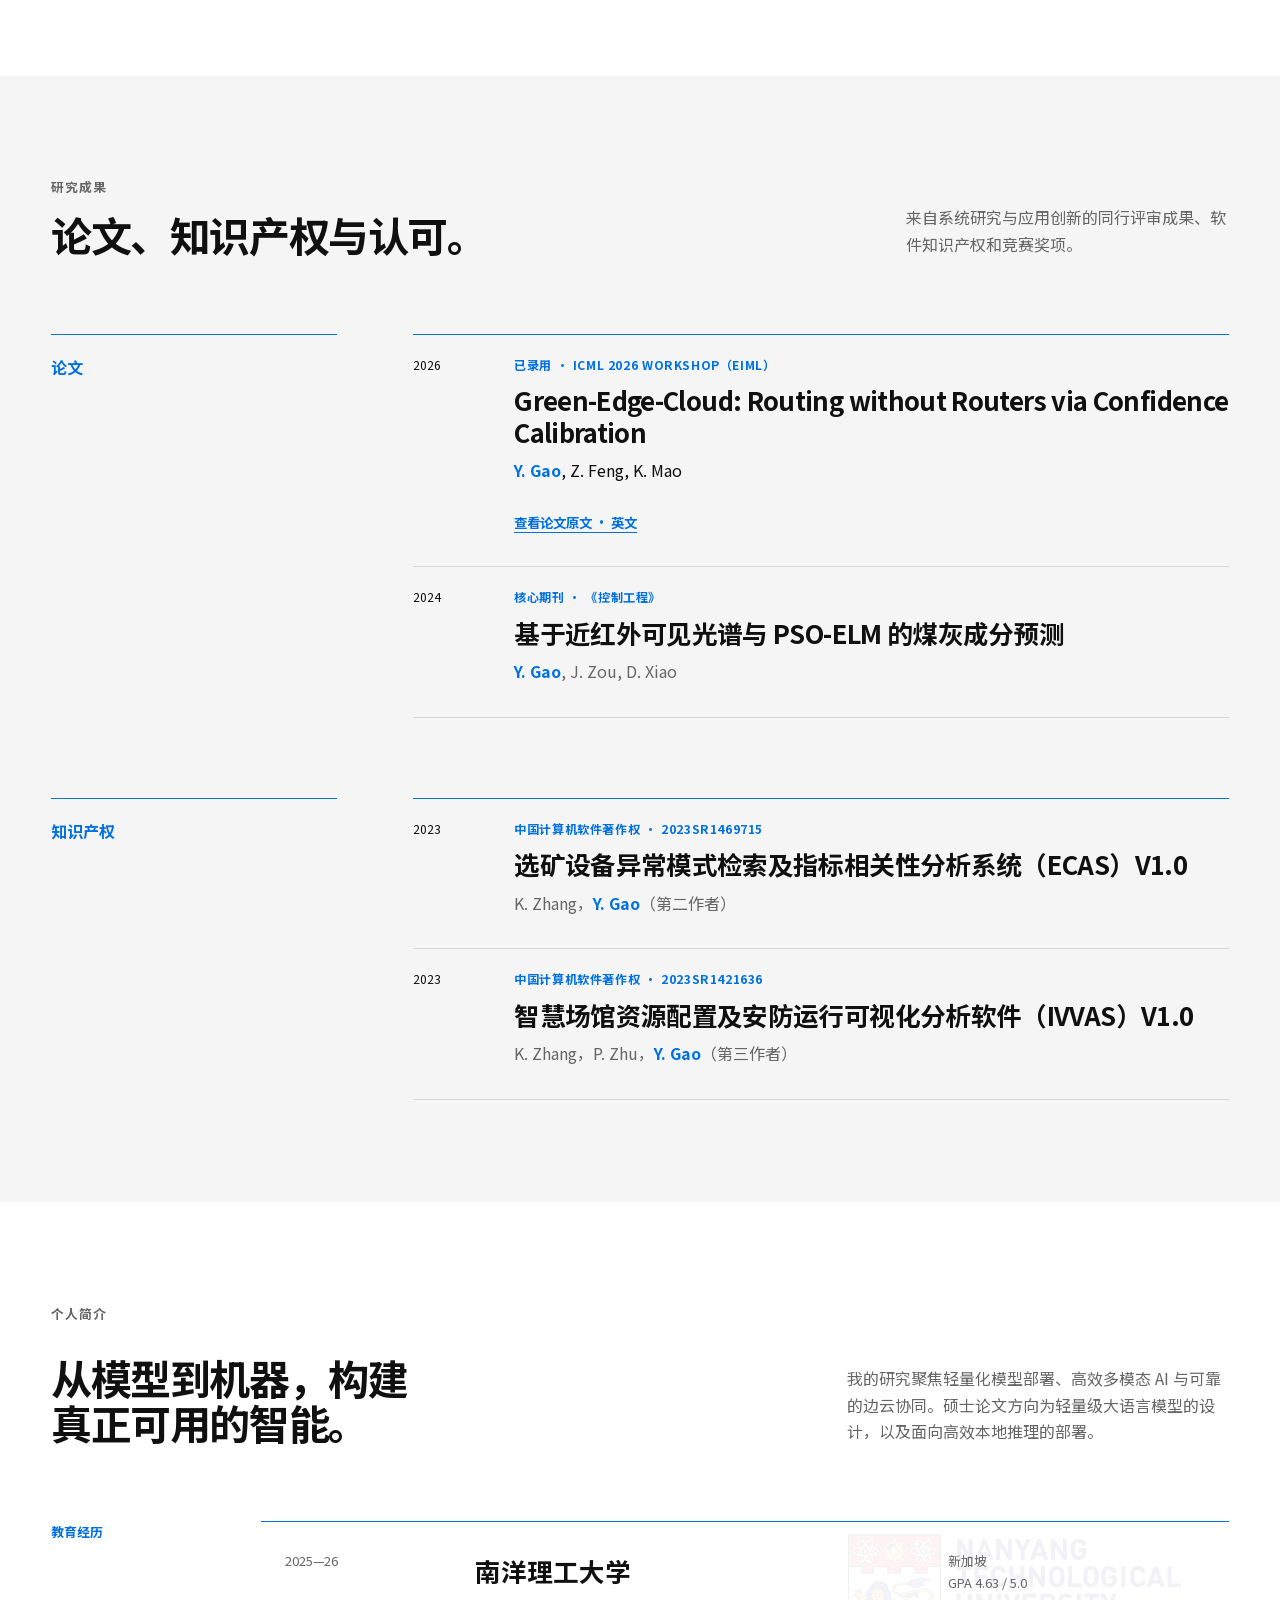
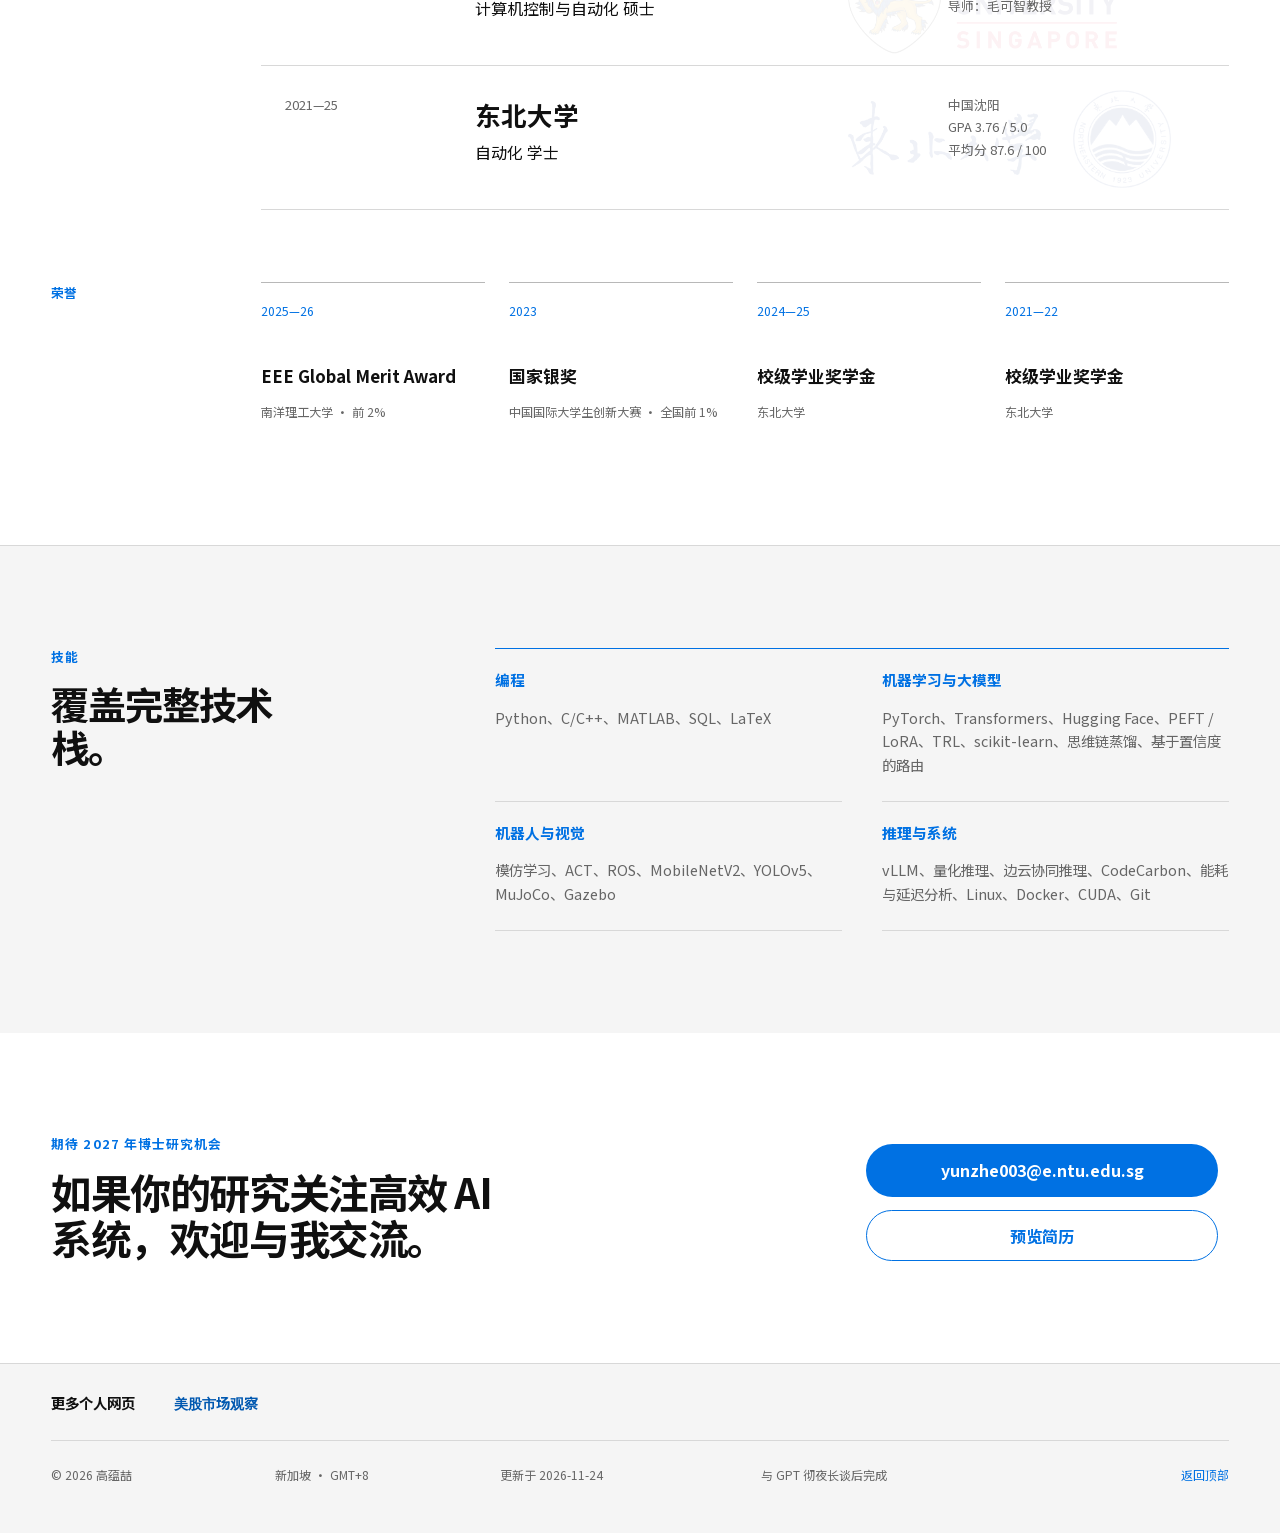
<file: cn.html>
<!doctype html>
<html lang="zh-CN">
  <head>
    <meta charset="UTF-8" />
    <meta name="viewport" content="width=device-width, initial-scale=1.0" />
    <meta name="description" content="高蕴喆的个人学术主页：高效可信 AI 系统、边云协同推理、机器人与机器学习。" />
    <meta name="theme-color" content="#ffffff" />
    <title>高蕴喆 — 高效 AI 系统</title>
    <link rel="icon" href="./assets/favicon.svg?v=2" type="image/svg+xml" />
    <link rel="preload" href="./assets/fonts/SourceHanSansSC-Subset.woff2" as="font" type="font/woff2" crossorigin />
    <link rel="stylesheet" href="./styles.css?v=20261124-3" />
    <script src="./script.js?v=20261020-3" defer></script>
    <script src="/assets/site-visits.js?v=4" defer></script>
  </head>
  <body>
    <a class="skip-link" href="#main">跳至主要内容</a>
    <header class="site-header"><div class="header-inner">
      <a class="wordmark" href="#top" aria-label="高蕴喆，主页"><span lang="zh-CN">高蕴喆</span> Gao Yunzhe</a>
      <nav class="site-nav" aria-label="主要导航"><a href="#research">研究</a><a href="#output">成果</a><a href="#profile">简介</a><a href="#contact">联系</a></nav>
      <div class="header-actions"><button class="header-cv button-reset" type="button" data-open-cv>简历</button><a class="language-link" href="./index.html" lang="en">EN</a><button class="menu-toggle button-reset" type="button" aria-expanded="false" aria-controls="mobile-nav-cn" aria-label="打开导航" data-open-label="打开导航" data-close-label="关闭导航"><span></span><span></span><span></span></button></div>
    </div><nav class="mobile-nav" id="mobile-nav-cn" aria-label="手机导航" hidden><a href="#research">研究</a><a href="#output">成果</a><a href="#profile">简介</a><a href="#contact">联系</a></nav></header>

    <main id="main">
      <section class="hero" id="top" aria-labelledby="hero-title"><div class="shell hero-grid">
        <div class="hero-copy"><p class="eyebrow"><span class="live-dot" aria-hidden="true"></span> AI systems researcher • NTU Singapore</p><h1 class="hero-name" id="hero-title">Gao Yunzhe</h1><p class="hero-name-cn" lang="zh-CN">高蕴喆</p><p class="hero-tagline">Efficient AI, from edge to cloud.</p><p class="hero-intro">我研究哪些任务适合在端侧完成、哪些需要云端模型，以及如何让两者在真实系统中可靠协同。</p><div class="button-row"><a class="button button-blue" href="#research">查看研究</a><button class="button button-quiet" type="button" data-open-cv>查看简历</button></div><p class="availability">正在寻求 2027 年博士研究机会 · 新加坡 GMT+8</p></div>
      </div></section>

      <section class="overview section-pad" id="research" aria-labelledby="research-title"><div class="shell">
        <header class="section-header"><div><p class="eyebrow">研究项目</p><h2 id="research-title">四个系统，一个问题。</h2></div><p>如何让智能系统用更少的计算完成更多工作，同时不牺牲可靠性？</p></header>
        <nav class="research-lineup" aria-label="浏览研究项目">
          <a class="lineup-item" href="#green-edge"><span class="lineup-image"><img src="./assets/images/edge-tradeoff.png" alt="边云推理准确率与计算成本权衡曲线" loading="lazy" decoding="async" /></span><span class="lineup-index">01 · 2025—至今</span><strong>Green-Edge-Cloud</strong><span>高效大模型推理</span></a>
          <a class="lineup-item" href="#robotics"><span class="lineup-image"><img src="./assets/images/robot-insertion-002.jpg" alt="机器人将插头与插座对齐" loading="lazy" decoding="async" /></span><span class="lineup-index">02 · 2024—25</span><strong>精细机器人操作</strong><span>模仿学习</span></a>
          <a class="lineup-item" href="#applied-ai"><span class="lineup-image"><img src="./assets/images/coal-results.png" alt="煤灰成分预测结果图" loading="lazy" decoding="async" /></span><span class="lineup-index">03 · 2024</span><strong>煤灰成分预测</strong><span>科学机器学习</span></a>
          <a class="lineup-item" href="#applied-ai"><span class="lineup-image geometry" aria-hidden="true"><i></i><i></i><i></i></span><span class="lineup-index">04 · 2023</span><strong>数字孪生决策系统</strong><span>工业智能决策</span></a>
        </nav>
      </div></section>

      <section class="feature-dark section-pad" id="green-edge" aria-labelledby="green-title"><div class="shell">
        <header class="feature-heading"><p class="eyebrow">重点研究 · NTU · 2025—至今</p><h2 id="green-title">不用额外路由器，也能完成路由。</h2><p>基于置信度校准的端云协同推理，让大模型推理更节能。</p></header>
        <div class="feature-grid"><div class="feature-copy"><p class="feature-lead">Green-Edge-Cloud 让 1.5B 端侧模型利用自身置信度完成查询路由。面向路由的思维链蒸馏改善了置信度排序，使系统无需独立路由网络，也能将不确定的查询卸载至 72B 云端模型。</p><ul class="detail-list"><li><span>01</span><p>基于 Qwen2.5-72B-Instruct 与 Qwen2.5-1.5B-Instruct 开发面向路由的思维链蒸馏方法。</p></li><li><span>02</span><p>使用 vLLM 与 CodeCarbon 评估基于置信度的路由，并计入云端卸载期间的端侧空闲能耗。</p></li><li><span>03</span><p>通过独立校准、多随机种子评估、路由基线和量化实验扩展研究验证。</p></li><li><span>04</span><p>论文被 EIML@ICML 2026——第二届机器学习认知智能研讨会录用。</p></li></ul><div class="metric-pair"><p class="metric-improvement"><strong>70.5% <i aria-hidden="true">→</i> 79.8%</strong><span>GSM8K 混合系统准确率</span><small>原始学生 vs. 蒸馏学生<br />云端卸载率均为 15.2%</small></p><p><strong>15.2%</strong><span>云端卸载率</span><small>GSM8K 工作点</small></p><p><strong>83%</strong><span>能耗降低</span><small>相比纯云端</small></p><p><strong>5.6×</strong><span>推理加速</span><small>相比纯云端*</small></p></div><p class="metric-footnote">* 来自扩展评估；Workshop 论文未报告该速度指标。</p></div>
          <div class="feature-media">
            <figure class="concept-figure edge-concept architecture-figure"><img src="./assets/images/edge-cloud-architecture-cn.svg" alt="Green-Edge-Cloud 系统架构，展示离线思维链蒸馏与基于置信度阈值的在线路由" loading="lazy" decoding="async" /><figcaption>系统架构 · 离线思维链蒸馏与基于置信度的在线路由</figcaption></figure>
            <figure class="feature-figure"><div class="figure-frame"><img src="./assets/images/edge-tradeoff.png" alt="GSM8K 上不同边云路由策略的准确率与云端卸载率权衡" loading="lazy" decoding="async" /></div><figcaption><strong>图 1.</strong> GSM8K 准确率—云端卸载率权衡；结果来自 EIML@ICML 2026。</figcaption></figure>
            <a class="paper-link" href="./assets/papers/green-edge-cloud.pdf" target="_blank" rel="noreferrer">查看论文原文 · 英文</a>
          </div>
        </div>
      </div></section>

      <section class="robotics section-pad" id="robotics" aria-labelledby="robotics-title"><div class="shell">
        <header class="section-header section-header-wide"><div><p class="eyebrow">精细机器人操作 · 东北大学 · 2024—25</p><h2 id="robotics-title">从示范采集，到 60 Hz 实时控制。</h2></div><p>我搭建了完整的 Koch v1.1 主从遥操作系统，覆盖电机标定、示范采集、ACT 策略训练、视觉感知与实时部署。</p></header>
        <figure class="concept-figure robot-concept"><img src="./assets/images/robotics-lab.jpg" alt="机械臂精细操作研究概念图；图片由 AI 生成" loading="lazy" decoding="async" /><figcaption><span class="ai-label">图片由 AI 生成</span> 基于视觉的精细机器人操作概念示意</figcaption></figure>
        <div class="robot-summary"><p class="robot-lead">插头插接和传送带分拣两项任务，检验感知与控制能否在毫秒级时间内稳定协同。</p><div class="robot-facts"><p><strong>86%</strong><span>插头抓取成功率</span></p><p><strong>66%</strong><span>插接成功率</span></p><p><strong>89.3%</strong><span>分拣成功率</span></p><p><strong>14–15 ms</strong><span>YOLOv5 延迟</span></p></div></div>
        <div class="sequence" aria-label="插头插接实验序列"><figure><img src="./assets/images/robot-insertion-000.jpg" alt="机器人接近插头" loading="lazy" decoding="async" /><figcaption><span>01</span> 接近</figcaption></figure><figure><img src="./assets/images/robot-insertion-001.jpg" alt="机器人抓取插头" loading="lazy" decoding="async" /><figcaption><span>02</span> 抓取</figcaption></figure><figure><img src="./assets/images/robot-insertion-002.jpg" alt="机器人对齐插头" loading="lazy" decoding="async" /><figcaption><span>03</span> 对齐</figcaption></figure><figure><img src="./assets/images/robot-insertion-003.jpg" alt="机器人完成插接" loading="lazy" decoding="async" /><figcaption><span>04</span> 插接</figcaption></figure></div>
        <div class="implementation-row"><p class="implementation-note">MobileNetV2 将插接任务延迟从 20 ms 降至 16 ms，并支持 60 Hz 控制；YOLOv5 异步分割用于传送带分拣。</p><a class="paper-link" href="./assets/papers/robot-manipulation-imitation-learning.pdf" target="_blank" rel="noreferrer">查看研究论文原文 · 中文</a></div>
      </div></section>

      <section class="applied section-pad" id="applied-ai" aria-labelledby="applied-title"><div class="shell">
        <header class="section-header"><div><p class="eyebrow">应用智能</p><h2 id="applied-title">让模型扎根于真实物理系统。</h2></div><p>早期研究把光谱传感、工业过程数据和机器学习连接起来，转化为操作人员可以使用的决策信息。</p></header>
        <div class="applied-grid"><article class="application-card application-card-figure"><div class="card-copy"><p class="eyebrow">科学机器学习 · 2024</p><h3>煤灰成分预测</h3><p>利用近红外可见光谱与 PSO-ELM 预测煤灰成分，达到 <strong>R² = 0.98</strong>、<strong>RMSE = 0.79</strong>，本人以第一作者发表。</p></div><figure><img src="./assets/images/coal-results.png" alt="煤灰成分回归与预测对比结果" loading="lazy" decoding="async" /><figcaption>预测与回归结果</figcaption></figure></article>
          <article class="application-card application-card-blue"><div class="card-copy"><p class="eyebrow">数字孪生 · 2023</p><h3>从历史异常模式中辅助工业决策。</h3><p>ECAS 使用基于相关性的检索方法，将选矿设备当前状态与历史异常运行模式进行匹配。</p></div><div class="digital-twin-visual" aria-hidden="true"><span>设备状态</span><i></i><span>模式检索</span><i></i><span>操作洞察</span></div><p class="card-foot">中国软件著作权 · 国家银奖 · 东北大学特等奖</p></article></div>
      </div></section>

      <section class="output section-pad" id="output" aria-labelledby="output-title"><div class="shell">
        <header class="section-header"><div><p class="eyebrow">研究成果</p><h2 id="output-title">论文、知识产权与认可。</h2></div><p>来自系统研究与应用创新的同行评审成果、软件知识产权和竞赛奖项。</p></header>
        <div class="output-layout"><h3>论文</h3><div class="record-list"><article class="record"><p class="record-year">2026</p><div><p class="record-status">已录用 · ICML 2026 Workshop（EIML）</p><h4>Green-Edge-Cloud: Routing without Routers via Confidence Calibration</h4><p><strong>Y. Gao</strong>, Z. Feng, K. Mao</p><a class="paper-link" href="./assets/papers/green-edge-cloud.pdf" target="_blank" rel="noreferrer">查看论文原文 · 英文</a></div></article><article class="record"><p class="record-year">2024</p><div><p class="record-status">核心期刊 · 《控制工程》</p><h4>基于近红外可见光谱与 PSO-ELM 的煤灰成分预测</h4><p><strong>Y. Gao</strong>, J. Zou, D. Xiao</p></div></article></div>
          <h3>知识产权</h3><div class="record-list"><article class="record"><p class="record-year">2023</p><div><p class="record-status">中国计算机软件著作权 · 2023SR1469715</p><h4>选矿设备异常模式检索及指标相关性分析系统（ECAS）V1.0</h4><p>K. Zhang，<strong>Y. Gao</strong>（第二作者）</p></div></article><article class="record"><p class="record-year">2023</p><div><p class="record-status">中国计算机软件著作权 · 2023SR1421636</p><h4>智慧场馆资源配置及安防运行可视化分析软件（IVVAS）V1.0</h4><p>K. Zhang，P. Zhu，<strong>Y. Gao</strong>（第三作者）</p></div></article></div></div>
      </div></section>

      <section class="profile section-pad" id="profile" aria-labelledby="profile-title"><div class="shell">
        <header class="profile-intro"><p class="eyebrow">个人简介</p><h2 id="profile-title">从模型到机器，构建真正可用的智能。</h2><p>我的研究聚焦轻量化模型部署、高效多模态 AI 与可靠的边云协同。硕士论文方向为轻量级大语言模型的设计，以及面向高效本地推理的部署。</p></header>
        <div class="education-block"><h3>教育经历</h3><div class="education-list"><article><img class="school-watermark school-watermark-ntu" src="./assets/images/ntu-logo.png" alt="" aria-hidden="true" loading="lazy" decoding="async" /><p class="education-date">2025—26</p><div><h4>南洋理工大学</h4><p>计算机控制与自动化 硕士</p></div><div class="education-meta"><p>新加坡</p><p>GPA 4.63 / 5.0</p><p>导师：毛可智教授</p></div></article><article><span class="school-watermark school-watermark-neu" aria-hidden="true"><img src="./assets/images/neu-wordmark.png" alt="" loading="lazy" decoding="async" /><img src="./assets/images/neu-logo.png" alt="" loading="lazy" decoding="async" /></span><p class="education-date">2021—25</p><div><h4>东北大学</h4><p>自动化 学士</p></div><div class="education-meta"><p>中国沈阳</p><p>GPA 3.76 / 5.0</p><p>平均分 87.6 / 100</p></div></article></div></div>
        <div class="recognition-block"><h3>荣誉</h3><div class="award-grid"><article><p>2025—26</p><h4>EEE Global Merit Award</h4><span>南洋理工大学 · 前 2%</span></article><article><p>2023</p><h4>国家银奖</h4><span>中国国际大学生创新大赛 · 全国前 1%</span></article><article><p>2024—25</p><h4>校级学业奖学金</h4><span>东北大学</span></article><article><p>2021—22</p><h4>校级学业奖学金</h4><span>东北大学</span></article></div></div>
      </div></section>

      <section class="toolkit" aria-labelledby="toolkit-title"><div class="shell toolkit-grid"><div><p class="eyebrow">技能</p><h2 id="toolkit-title">覆盖完整技术栈。</h2></div><div class="tool-list"><article><h3>编程</h3><p>Python、C/C++、MATLAB、SQL、LaTeX</p></article><article><h3>机器学习与大模型</h3><p>PyTorch、Transformers、Hugging Face、PEFT / LoRA、TRL、scikit-learn、思维链蒸馏、基于置信度的路由</p></article><article><h3>机器人与视觉</h3><p>模仿学习、ACT、ROS、MobileNetV2、YOLOv5、MuJoCo、Gazebo</p></article><article><h3>推理与系统</h3><p>vLLM、量化推理、边云协同推理、CodeCarbon、能耗与延迟分析、Linux、Docker、CUDA、Git</p></article></div></div></section>

      <section class="contact section-pad" id="contact" aria-labelledby="contact-title"><div class="shell contact-grid"><div><p class="eyebrow">期待 2027 年博士研究机会</p><h2 id="contact-title">如果你的研究关注高效 AI 系统，欢迎与我交流。</h2></div><div class="contact-links"><a class="button button-white" href="mailto:yunzhe003@e.ntu.edu.sg">yunzhe003@e.ntu.edu.sg</a><button class="button button-quiet" type="button" data-open-cv>预览简历</button></div></div></section>
    </main>

    <footer class="site-footer">
      <div class="shell">
        <nav class="footer-nav" aria-labelledby="footer-nav-title">
          <h2 id="footer-nav-title">更多个人网页</h2>
          <a href="https://yunzhegao.github.io/market/">美股市场观察</a>
        </nav>
        <section class="footer-visits" data-site-visits aria-labelledby="footer-visits-title" hidden>
          <div class="footer-visits-overview">
            <h2 id="footer-visits-title">全球访问</h2>
            <p data-visit-status role="status">正在加载访问统计</p>
            <p data-visit-total hidden><span data-visit-since hidden>自 <time></time>起，</span>全站累计浏览 <strong data-visit-count></strong> 次</p>
            <details data-visit-breakdown hidden>
              <summary>按国家或地区查看</summary>
              <table aria-label="各国家或地区的页面浏览量">
                <thead><tr><th scope="col">国家或地区</th><th scope="col">浏览量</th></tr></thead>
                <tbody></tbody>
              </table>
            </details>
          </div>
          <div class="footer-visits-map" data-visit-map role="group" aria-label="各国家或地区的访问地图">
            <img src="./assets/images/site-visits-world.svg" width="1000" height="390" alt="" loading="lazy" decoding="async" />
            <div data-visit-pins></div>
            <div class="footer-visits-tooltip" data-visit-tooltip aria-hidden="true" hidden></div>
          </div>
        </section>
        <div class="footer-grid">
          <p>© <span data-current-year></span> 高蕴喆</p>
          <p>新加坡 · GMT+8</p>
          <p>更新于 2026-11-24</p>
          <p class="footer-gpt">与 GPT 彻夜长谈后完成</p>
          <a href="#top">返回顶部</a>
        </div>
      </div>
    </footer>
    <dialog class="cv-dialog" data-cv-dialog aria-labelledby="cv-dialog-title"><div class="dialog-header"><p id="cv-dialog-title"><strong>个人简历</strong> · PDF</p><button class="dialog-close" type="button" data-close-cv>关闭 ×</button></div><iframe src="./CV_Gao_Yunzhe_NTU.pdf" title="高蕴喆个人简历" loading="lazy"></iframe><a class="dialog-download" href="./CV_Gao_Yunzhe_NTU.pdf" download>下载 PDF</a></dialog>
  </body>
</html>
</file>
<file: styles.css>
@font-face {
  font-family: "Source Han Sans Local";
  src: url("./assets/fonts/SourceHanSansSC-Subset.woff2") format("woff2");
  font-style: normal;
  font-weight: 200 900;
  font-display: swap;
}

:root {
  --ink: #101010;
  --muted: #666666;
  --white: #ffffff;
  --canvas: #f5f5f5;
  --canvas-2: #ededed;
  --line: #d8d8d8;
  --blue: #0071e3;
  --blue-dark: #0058b0;
  --shell: 1280px;
  --page-x: clamp(1.25rem, 4vw, 4.5rem);
  --radius-lg: 1.5rem;
  --radius-md: 1rem;
  --shadow: 0 8px 30px rgba(0, 0, 0, 0.08);
}

*, *::before, *::after { box-sizing: border-box; }
html { scroll-behavior: smooth; }
body {
  margin: 0;
  background: var(--white);
  color: var(--ink);
  font-family: "Source Han Sans Local", "Source Han Sans SC", "Noto Sans SC", sans-serif;
  font-size: 1rem;
  font-weight: 400;
  line-height: 1.65;
  text-align: left;
  text-rendering: optimizeLegibility;
}
body, button, input, textarea, select { font-family: "Source Han Sans Local", "Source Han Sans SC", "Noto Sans SC", sans-serif; }
h1, h2, h3, h4, p, figure, ul { margin-top: 0; }
h1, h2, h3, h4, strong { font-weight: 700; }
img { display: block; max-width: 100%; }
a { color: inherit; text-decoration: none; }
button { font-size: inherit; }
:focus-visible { outline: 2px solid var(--blue); outline-offset: 4px; }
::selection { background: var(--blue); color: var(--white); }
.button-reset { padding: 0; border: 0; background: none; color: inherit; cursor: pointer; }
.shell { width: min(100%, var(--shell)); margin: 0 auto; padding-inline: var(--page-x); }
.section-pad { padding-block: clamp(5rem, 8vw, 8rem); scroll-margin-top: 4.2rem; }
.eyebrow { margin-bottom: 1rem; color: var(--muted); font-size: 0.8rem; font-weight: 700; letter-spacing: 0.085em; line-height: 1.4; text-transform: uppercase; }

.skip-link { position: fixed; z-index: 100; top: 0; left: 0; padding: 0.75rem 1rem; background: var(--blue); color: var(--white); transform: translateY(-110%); }
.skip-link:focus { transform: translateY(0); }

.site-header { position: sticky; z-index: 50; top: 0; border-bottom: 1px solid rgba(0, 0, 0, 0.07); background: rgba(255, 255, 255, 0.78); backdrop-filter: saturate(180%) blur(22px); }
.header-inner { display: grid; grid-template-columns: minmax(9rem, 1fr) auto minmax(9rem, 1fr); align-items: center; width: min(100%, var(--shell)); min-height: 4.2rem; margin: auto; padding-inline: var(--page-x); }
.wordmark { width: fit-content; color: #000000; font-size: 1.05rem; font-weight: 700; letter-spacing: -0.035em; white-space: nowrap; }
.site-nav { display: flex; gap: clamp(1.2rem, 3vw, 3rem); }
.site-nav a, .header-actions { font-size: 0.84rem; }
.site-nav a, .header-cv { color: #000000; }
.wordmark:hover, .site-nav a:hover, .language-link:hover, .header-cv:hover { color: #4a4a4a; }
.header-actions { display: flex; justify-self: end; align-items: center; gap: 1.25rem; font-weight: 700; }
.language-link { color: #000000; }
.menu-toggle, .mobile-nav { display: none; }
.menu-toggle { width: 1.9rem; height: 1.9rem; place-content: center; gap: 0.25rem; }
.menu-toggle span { display: block; width: 1.15rem; height: 1.5px; background: #000000; transition: transform 180ms ease, opacity 180ms ease; }
.menu-toggle[aria-expanded="true"] span:first-child { transform: translateY(0.35rem) rotate(45deg); }
.menu-toggle[aria-expanded="true"] span:nth-child(2) { opacity: 0; }
.menu-toggle[aria-expanded="true"] span:last-child { transform: translateY(-0.35rem) rotate(-45deg); }

.hero { background: var(--white); }
.hero-grid { padding: clamp(2.75rem, 4.5vw, 4rem) 0 clamp(5.5rem, 9vw, 8rem); }
.hero-copy { max-width: 62rem; margin-inline: auto; text-align: center; }
.hero .eyebrow { margin-bottom: 2.3rem; }
.live-dot { display: inline-block; width: 0.52rem; height: 0.52rem; margin-right: 0.4rem; border-radius: 50%; background: var(--blue); animation: live-pulse 3.2s ease-in-out infinite; }
@keyframes live-pulse {
  0%, 100% { opacity: 0.5; box-shadow: 0 0 0 4px rgba(0, 113, 227, 0.08); }
  50% { opacity: 1; box-shadow: 0 0 0 7px rgba(0, 113, 227, 0.18); }
}
.hero h1 { max-width: none; margin: 0 auto; font-size: clamp(3.6rem, 6.2vw, 5.7rem); letter-spacing: -0.055em; line-height: 0.98; }
.hero-name-cn { margin: 0.8rem auto 0; color: var(--ink); font-size: clamp(2.8rem, 4.2vw, 4rem); font-weight: 700; letter-spacing: 0.055em; line-height: 1.08; }
.hero-tagline { margin: 2.3rem auto 0.9rem; color: var(--ink); font-size: clamp(1.45rem, 2.25vw, 2rem); font-weight: 700; letter-spacing: -0.035em; line-height: 1.2; }
.hero-intro { max-width: 47rem; margin: 0 auto 2rem; color: #3a3a3a; font-size: clamp(1.02rem, 1.35vw, 1.25rem); line-height: 1.6; }
.button-row { display: flex; flex-wrap: wrap; justify-content: center; gap: 0.75rem; }
.button { display: inline-flex; align-items: center; justify-content: center; min-height: 3.1rem; padding: 0.78rem 1.25rem; border: 1px solid transparent; border-radius: 999px; font-weight: 700; cursor: pointer; transition: background-color 160ms ease, color 160ms ease, border-color 160ms ease; }
.button-blue { background: var(--blue); color: var(--white); }
.button-blue:hover { background: var(--blue-dark); color: var(--white); }
.button-quiet { border-color: var(--blue); background: transparent; color: var(--blue); }
.button-quiet:hover { border-color: var(--blue-dark); background: var(--blue-dark); color: var(--white); }
.availability { margin: 1.65rem 0 0; color: var(--muted); font-size: 0.95rem; }

.overview { background: var(--canvas); }
.section-header { display: grid; grid-template-columns: minmax(0, 2fr) minmax(16rem, 0.8fr); gap: 3rem; align-items: end; margin-bottom: clamp(3rem, 6vw, 5rem); }
.section-header h2, .profile-intro h2 { max-width: 16ch; margin: 0; font-size: clamp(2rem, 3.2vw, 3rem); letter-spacing: -0.035em; line-height: 1.1; }
.section-header h2 { max-width: none; }
.section-header > p { max-width: 29rem; margin: 0; color: var(--muted); font-size: 1rem; }
.research-lineup { display: grid; grid-template-columns: repeat(4, minmax(0, 1fr)); gap: 1rem; }
.lineup-item { min-width: 0; padding-bottom: 1.2rem; border-bottom: 1px solid #bbbbbb; transition: border-color 180ms ease; }
.lineup-item:hover { border-color: var(--blue); }
.lineup-image { display: grid; place-items: center; overflow: hidden; width: 100%; aspect-ratio: 1.25; margin-bottom: 1.15rem; border: 1px solid transparent; border-radius: var(--radius-md); background: var(--white); transition: border-color 200ms ease, box-shadow 200ms ease, background-color 200ms ease; }
.lineup-image img { width: 100%; height: 100%; padding: 0.9rem; object-fit: contain; transition: filter 240ms ease, transform 240ms ease; }
.lineup-item:nth-child(2) .lineup-image img { padding: 0; object-fit: cover; filter: saturate(0.76) contrast(1.04) brightness(1.02); }
.lineup-item:hover .lineup-image, .lineup-item:focus-visible .lineup-image { border-color: rgba(0, 113, 227, 0.58); box-shadow: 0 0 0 4px rgba(0, 113, 227, 0.08); }
.lineup-item:hover .lineup-image img, .lineup-item:focus-visible .lineup-image img { filter: saturate(1) contrast(1.05); transform: scale(1.018); }
.lineup-index, .lineup-item > span:last-child { display: block; color: var(--muted); font-size: 0.76rem; }
.lineup-item strong { display: block; margin: 0.28rem 0 0.2rem; color: var(--blue); font-size: 1.12rem; line-height: 1.2; }
.lineup-item:hover strong { color: var(--blue-dark); }
.geometry { position: relative; grid-template-columns: repeat(3, 3.3rem); gap: 0.6rem; background: var(--white); }
.geometry i { display: block; width: 3.3rem; aspect-ratio: 1; border-radius: 0.1rem; background: var(--blue); transition: opacity 240ms ease, transform 240ms ease; }
.geometry i:nth-child(1) { opacity: 0.9; }
.geometry i:nth-child(2) { opacity: 0.58; transform: translateY(1rem); }
.geometry i:nth-child(3) { opacity: 0.24; }
.lineup-item:hover .geometry, .lineup-item:focus-visible .geometry { background: #f8fbff; }
.lineup-item:hover .geometry i:nth-child(1), .lineup-item:focus-visible .geometry i:nth-child(1) { opacity: 1; }
.lineup-item:hover .geometry i:nth-child(2), .lineup-item:focus-visible .geometry i:nth-child(2) { opacity: 0.78; transform: translateY(0.8rem); }
.lineup-item:hover .geometry i:nth-child(3), .lineup-item:focus-visible .geometry i:nth-child(3) { opacity: 0.42; }

.feature-dark { background: var(--white); color: var(--ink); }
.feature-dark .eyebrow { color: var(--muted); }
.feature-heading { display: grid; grid-template-columns: repeat(12, minmax(0, 1fr)); margin-bottom: clamp(4rem, 7vw, 7rem); }
.feature-heading .eyebrow { grid-column: 1 / 13; }
.feature-heading h2 { grid-column: 1 / 8; margin-bottom: 1.5rem; font-size: clamp(2.1rem, 3.4vw, 3.2rem); letter-spacing: -0.035em; line-height: 1.1; }
.feature-heading > p:last-child { grid-column: 8 / 13; margin: 0; color: var(--muted); font-size: clamp(1.02rem, 1.45vw, 1.3rem); line-height: 1.6; }
.feature-grid { display: grid; grid-template-columns: repeat(12, minmax(0, 1fr)); gap: clamp(2rem, 5vw, 5rem); align-items: start; }
.feature-copy { grid-column: 1 / 6; }
.feature-lead, .robot-lead { color: #333333; font-size: clamp(1.08rem, 1.55vw, 1.35rem); font-weight: 400; letter-spacing: normal; line-height: 1.58; }
.feature-lead { margin-bottom: 2rem; }
.detail-list { margin: 0; padding: 0; list-style: none; }
.detail-list li { display: grid; grid-template-columns: 2.3rem 1fr; gap: 0.8rem; padding: 1rem 0; border-top: 1px solid var(--line); }
.detail-list li span { color: var(--muted); font-size: 0.76rem; }
.detail-list li p { margin: 0; color: var(--muted); }
.metric-pair { display: grid; grid-template-columns: repeat(2, 1fr); gap: 0.8rem; margin-top: 1.7rem; }
.metric-pair p { display: flex; min-height: 7.6rem; flex-direction: column; justify-content: center; margin: 0; padding: 1.2rem; border: 1px solid var(--line); border-radius: 0.75rem; background: var(--canvas); }
.metric-pair strong { display: block; color: var(--blue); font-size: clamp(2rem, 4vw, 3.5rem); letter-spacing: -0.05em; line-height: 1; }
.metric-pair span { margin-top: 0.55rem; color: var(--muted); font-size: 0.8rem; }
.metric-improvement strong { font-size: clamp(1.45rem, 2.25vw, 2rem); letter-spacing: -0.045em; white-space: nowrap; }
.metric-improvement strong i { color: var(--ink); font-style: normal; font-weight: 400; }
.metric-pair small { margin-top: 0.18rem; color: #777777; font-size: 0.68rem; line-height: 1.35; }
.metric-footnote { margin: 0.7rem 0 0; color: #777777; font-size: 0.68rem; line-height: 1.45; }
.feature-media { grid-column: 6 / 13; display: grid; gap: 2rem; }
.feature-figure { margin: 0; }
.figure-frame { display: grid; place-items: center; min-height: 27rem; padding: clamp(1.2rem, 3vw, 3.2rem); border: 1px solid var(--line); border-radius: var(--radius-lg); background: var(--white); }
.figure-frame img { width: 100%; }
.feature-figure figcaption { margin-top: 1rem; color: var(--muted); font-size: 0.8rem; line-height: 1.5; }
.feature-figure figcaption strong { color: var(--blue); font-weight: 700; }
.paper-link { display: inline-flex; width: fit-content; margin-top: 0.8rem; border-bottom: 1px solid currentColor; color: var(--blue); font-size: 0.84rem; font-weight: 700; line-height: 1.5; }
.paper-link:hover { color: var(--blue-dark); }

.robotics { background: var(--canvas); }
.section-header-wide h2 { max-width: 14ch; }
.concept-figure { overflow: hidden; margin: 0; border: 1px solid var(--line); border-radius: var(--radius-lg); background: var(--canvas); }
.concept-figure img { width: 100%; height: clamp(11rem, 22vw, 17rem); object-fit: cover; filter: saturate(0.32) contrast(1.02); }
.concept-figure figcaption { display: flex; flex-wrap: wrap; gap: 0.55rem; align-items: center; margin: 0; padding: 0.75rem 0.9rem; color: var(--muted); font-size: 0.78rem; }
.ai-label { padding: 0.18rem 0.42rem; border: 1px solid #b8b8b8; border-radius: 999px; color: #5f5f63; font-size: 0.66rem; font-weight: 700; letter-spacing: 0.05em; text-transform: uppercase; }
.edge-concept { width: 100%; justify-self: end; }
.architecture-figure img { height: auto; aspect-ratio: 1200 / 640; object-fit: contain; background: #f5f5f7; filter: none; }
.robot-concept { width: min(100%, 50rem); margin-inline: auto; }
.robot-summary { display: grid; grid-template-columns: 1fr 1.55fr; gap: 3rem; margin: clamp(2.5rem, 5vw, 4.5rem) 0 2.5rem; }
.robot-lead { max-width: 34rem; margin: 0; }
.robot-facts { display: grid; grid-template-columns: repeat(4, minmax(0, 1fr)); border-top: 1px solid var(--line); }
.robot-facts p { margin: 0; padding: 1rem 0.7rem 1rem 0; }
.robot-facts strong { display: block; margin-bottom: 0.45rem; color: var(--blue); font-size: clamp(1.45rem, 2.5vw, 2.35rem); letter-spacing: -0.045em; line-height: 1; }
.robot-facts span { color: var(--muted); font-size: 0.78rem; }
.sequence { display: grid; grid-template-columns: repeat(4, minmax(0, 1fr)); gap: 0.75rem; }
.sequence figure { overflow: hidden; margin: 0; border-radius: 0.65rem; background: var(--white); }
.sequence img { width: 100%; aspect-ratio: 4 / 3; object-fit: cover; filter: grayscale(1) contrast(1.07); transition: filter 180ms ease; }
.sequence figure:hover img { filter: grayscale(0.15); }
.sequence figcaption { display: flex; justify-content: space-between; margin: 0; padding: 0.8rem 0.9rem; font-size: 0.78rem; }
.sequence figcaption span { color: var(--blue); }
.implementation-row { display: flex; flex-wrap: wrap; justify-content: flex-end; gap: 1rem 2rem; margin-top: 1.5rem; }
.implementation-note { max-width: 52rem; margin: 0; color: var(--muted); }
.implementation-row .paper-link { margin-top: 0; }

.applied { background: var(--white); }
.applied > .shell > .section-header .eyebrow, .application-card .eyebrow { color: var(--blue); }
.applied-grid { display: grid; grid-template-columns: repeat(2, minmax(0, 1fr)); gap: 1.25rem; align-items: start; }
.application-card { display: flex; flex-direction: column; overflow: hidden; border: 1px solid var(--line); border-radius: var(--radius-lg); }
.card-copy { padding: clamp(1.5rem, 3vw, 2.4rem); }
.card-copy h3 { max-width: 18ch; margin-bottom: 1rem; font-size: clamp(1.6rem, 2.2vw, 2.25rem); letter-spacing: -0.03em; line-height: 1.12; }
.card-copy > p:last-child { max-width: 36rem; margin: 0; }
.card-copy > p:last-child strong { color: var(--blue); }
.application-card-figure { background: var(--white); }
.application-card-figure figure { display: flex; flex-direction: column; margin: 0; padding: 0 clamp(1.2rem, 3vw, 2.1rem) 1.35rem; }
.application-card-figure figure img { width: 100%; max-height: 17rem; object-fit: contain; }
.application-card-figure figcaption { margin-top: 0.7rem; color: var(--muted); font-size: 0.78rem; }
.application-card-blue { position: relative; background: var(--canvas); color: var(--ink); }
.application-card-blue .eyebrow { color: var(--muted); }
.digital-twin-visual { display: grid; grid-template-columns: 1fr auto 1fr auto 1fr; gap: 0.6rem; align-items: center; margin: 0 clamp(1.5rem, 3vw, 2.4rem); padding: 1.35rem; border: 1px solid var(--line); border-radius: 0.9rem; background: var(--white); }
.digital-twin-visual span { padding: 0.8rem 0.5rem; border-radius: 0.6rem; background: #303033; color: var(--white); text-align: center; font-size: 0.75rem; font-weight: 700; }
.digital-twin-visual i { width: 1.2rem; height: 1px; background: var(--blue); }
.card-foot { margin: 1.5rem 0 0; padding: 1rem clamp(1.5rem, 3vw, 2.4rem); border-top: 1px solid var(--line); font-size: 0.8rem; }

.output { background: var(--canvas); }
.output-layout { display: grid; grid-template-columns: minmax(10rem, 0.7fr) minmax(0, 2fr); column-gap: clamp(2rem, 6vw, 6rem); }
.output-layout > h3 { margin: 0; padding-top: 1.2rem; border-top: 1px solid var(--blue); color: var(--blue); font-size: 1rem; }
.record-list { border-top: 1px solid var(--blue); }
.record-list + h3, .record-list + h3 + .record-list { margin-top: 5rem; }
.record { display: grid; grid-template-columns: 5rem 1fr; gap: 1.3rem; padding: 1.25rem 0 2rem; border-bottom: 1px solid var(--line); }
.record-year, .record-status { font-size: 0.76rem; }
.record-status { margin-bottom: 0.6rem; color: var(--blue); font-weight: 700; letter-spacing: 0.05em; text-transform: uppercase; }
.record h4 { max-width: 50rem; margin-bottom: 0.65rem; font-size: clamp(1.25rem, 2vw, 1.9rem); letter-spacing: -0.025em; line-height: 1.22; }
.record div > p:last-child { margin: 0; color: var(--muted); }
.record strong { color: var(--blue); }
.record .paper-link { margin-top: 0.75rem; }

.profile { background: var(--white); }
.profile-intro { display: grid; grid-template-columns: repeat(12, minmax(0, 1fr)); gap: 1rem; margin-bottom: clamp(3rem, 6vw, 5rem); }
.profile-intro .eyebrow { grid-column: 1 / 13; }
.profile-intro h2 { grid-column: 1 / 8; }
.profile-intro > p:last-child { grid-column: 9 / 13; align-self: end; margin: 0; color: var(--muted); }
.education-block, .recognition-block { display: grid; grid-template-columns: 2fr 10fr; gap: 1rem; margin-top: 4.5rem; }
.education-block > h3, .recognition-block > h3 { margin: 0; color: var(--blue); font-size: 0.8rem; }
.education-list { border-top: 1px solid var(--blue); }
.education-list article { position: relative; isolation: isolate; display: grid; overflow: hidden; grid-template-columns: 1.3fr 3.5fr 2fr; gap: 1.5rem; min-height: 9rem; padding: 1.7rem 1.5rem 2rem; border-bottom: 1px solid var(--line); }
.education-list article > :not(.school-watermark) { position: relative; z-index: 1; }
.school-watermark { position: absolute; z-index: 0; top: 50%; right: 1.5rem; max-width: none; opacity: 0.055; transform: translateY(-50%); pointer-events: none; user-select: none; }
.school-watermark-ntu { right: 3rem; width: clamp(18rem, 26vw, 24rem); }
.school-watermark-neu { display: flex; right: 3rem; align-items: center; justify-content: space-between; width: clamp(18rem, 26vw, 24rem); opacity: 0.07; }
.school-watermark-neu img:first-child { width: 58%; }
.school-watermark-neu img:last-child { width: 35%; }
.education-date, .education-meta { color: var(--muted); font-size: 0.8rem; }
.education-list h4 { margin-bottom: 0.2rem; font-size: clamp(1.15rem, 2vw, 1.75rem); }
.education-list article p { margin-bottom: 0.1rem; }
.award-grid { display: grid; grid-template-columns: repeat(4, minmax(0, 1fr)); gap: 1.5rem; }
.award-grid article { min-height: 10rem; padding: 1.1rem 0; border-top: 1px solid #b8b8b8; }
.award-grid article p, .award-grid article span { color: var(--muted); font-size: 0.76rem; }
.award-grid article > p { color: var(--blue); }
.award-grid h4 { margin: 2.8rem 0 0.65rem; font-size: 1.05rem; line-height: 1.25; }

.toolkit { padding-block: clamp(4.5rem, 8vw, 7rem); border-top: 1px solid var(--line); background: var(--canvas); }
.toolkit .eyebrow { color: var(--blue); }
.toolkit-grid { display: grid; grid-template-columns: 4fr 8fr; gap: clamp(2rem, 6vw, 6rem); }
.toolkit h2 { max-width: 12ch; margin: 0; font-size: clamp(1.9rem, 3vw, 2.8rem); letter-spacing: -0.03em; line-height: 1.12; }
.tool-list { display: grid; grid-template-columns: repeat(2, minmax(0, 1fr)); gap: 0 2.5rem; border-top: 1px solid var(--blue); }
.tool-list article { padding: 1.2rem 0 1.5rem; border-bottom: 1px solid var(--line); }
.tool-list h3 { margin-bottom: 0.8rem; color: var(--blue); font-size: 0.92rem; }
.tool-list p { margin: 0; color: var(--muted); font-size: 0.9rem; }

.contact { background: var(--white); color: var(--ink); }
.contact-grid { position: relative; display: grid; grid-template-columns: 8fr 4fr; gap: clamp(3rem, 7vw, 7rem); align-items: end; }
.contact .eyebrow { color: var(--blue); }
.contact h2 { max-width: 19ch; margin: 0; font-size: clamp(2.05rem, 3.2vw, 3rem); letter-spacing: -0.035em; line-height: 1.12; }
.contact-links { display: flex; width: min(100%, 22rem); flex-direction: column; align-items: stretch; gap: 0.8rem; }
.contact-links .button { width: 100%; }
.button-white { background: var(--blue); color: var(--white); }
.button-white:hover { background: var(--blue-dark); color: var(--white); }
.contact-text { color: var(--blue); font-size: 0.86rem; }
.contact-text:hover { color: var(--blue-dark); }

.site-footer { border-top: 1px solid var(--line); background: var(--canvas); color: var(--muted); }
.footer-nav {
  display: flex;
  flex-wrap: wrap;
  align-items: center;
  gap: 0 clamp(1.25rem, 3vw, 2.5rem);
  padding-block: clamp(0.55rem, 1.5vw, 1rem);
  font-size: 0.9rem;
}
.footer-nav h2 { margin: 0; color: var(--ink); font-size: inherit; }
.footer-nav-language { color: var(--muted); font-weight: 400; }
.footer-nav a {
  display: inline-flex;
  align-items: center;
  min-height: 2.75rem;
  color: var(--blue-dark);
  font-weight: 700;
}
.footer-nav a:hover { text-decoration: underline; text-underline-offset: 0.2em; }
.footer-visits { padding-block: 1.35rem; border-top: 1px solid var(--line); font-size: 0.9rem; }
.footer-visits:not([hidden]) { display: grid; grid-template-columns: minmax(0, 1fr) minmax(0, 32rem); align-items: start; gap: 1rem 2.5rem; }
.footer-visits h2, .footer-visits p { margin: 0; }
.footer-visits h2 { margin-bottom: 0.35rem; color: var(--ink); font-size: inherit; }
.footer-visits strong { color: var(--blue-dark); font-size: 1.15em; font-variant-numeric: tabular-nums; }
.footer-visits details { margin-top: 0.65rem; }
.footer-visits summary { width: fit-content; color: var(--blue-dark); cursor: pointer; }
.footer-visits table { width: min(100%, 27rem); margin-top: 0.75rem; border-collapse: collapse; }
.footer-visits th, .footer-visits td { padding: 0.35rem 0; border-bottom: 1px solid var(--line); text-align: left; }
.footer-visits :is(th, td):last-child { padding-inline-start: 1rem; text-align: right; font-variant-numeric: tabular-nums; }
.footer-visits-map { position: relative; min-width: 0; isolation: isolate; }
.footer-visits-map img { width: 100%; height: auto; }
.footer-visit-pin {
  position: absolute;
  top: var(--pin-y);
  left: var(--pin-x);
  display: grid;
  width: max(0.75rem, var(--pin-size));
  aspect-ratio: 1;
  place-items: center;
  border-radius: 50%;
  transform: translate(-50%, -50%);
}
.footer-visit-pin::before {
  width: var(--pin-size);
  height: var(--pin-size);
  border: 1px solid var(--white);
  border-radius: 50%;
  background: var(--blue);
  opacity: 0.88;
  content: "";
}
.footer-visit-pin:is(:hover, :focus-visible) { z-index: 1; }
.footer-visit-pin:is(:hover, :focus-visible)::before { background: var(--blue-dark); opacity: 1; }
.footer-visits-tooltip {
  position: absolute;
  z-index: 2;
  width: max-content;
  max-width: 100%;
  padding: 0.25rem 0.55rem;
  border: 1px solid var(--line);
  border-radius: 0.4rem;
  background: var(--white);
  color: var(--ink);
  font-size: 0.8rem;
  pointer-events: none;
}
@media (pointer: coarse) {
  .footer-visit-pin { width: max(1.5rem, var(--pin-size)); }
}
.footer-grid { display: grid; grid-template-columns: 0.85fr 0.85fr 1fr 1.65fr auto; gap: 1rem; padding-block: 1.5rem 3rem; border-top: 1px solid var(--line); font-size: 0.75rem; }
.footer-grid p { margin: 0; }
.footer-grid a { justify-self: end; color: var(--blue); }
.footer-grid a:hover { color: var(--blue-dark); }

.cv-dialog { width: min(92vw, 72rem); height: min(90vh, 60rem); margin: auto; padding: 0; border: 0; border-radius: 1.25rem; background: var(--white); box-shadow: var(--shadow); color: var(--ink); }
.cv-dialog::backdrop { background: rgba(0,0,0,0.72); backdrop-filter: blur(10px); }
.dialog-header { display: flex; justify-content: space-between; align-items: center; min-height: 3.6rem; padding: 0.8rem 1rem; border-bottom: 1px solid var(--line); }
.dialog-header p { margin: 0; }
.dialog-close { padding: 0; border: 0; background: transparent; color: var(--blue); font-weight: 700; cursor: pointer; }
.dialog-close:hover, .dialog-download:hover { color: var(--blue-dark); }
.cv-dialog iframe { width: 100%; height: calc(100% - 7.2rem); border: 0; }
.dialog-download { display: block; height: 3.6rem; padding: 1rem; border-top: 1px solid var(--line); color: var(--blue); font-weight: 700; }

@media (max-width: 1020px) {
  .hero-copy { max-width: 55rem; }
  .research-lineup { overflow-x: auto; grid-template-columns: repeat(4, minmax(15rem, 1fr)); padding-bottom: 0.8rem; }
  .feature-copy { grid-column: 1 / 7; }
  .feature-media { grid-column: 7 / 13; }
  .figure-frame { min-height: 29rem; }
  .robot-summary { grid-template-columns: 1fr; }
}

@media (min-width: 761px) {
  .section-header h2 { white-space: nowrap; }
}

@media (min-width: 1000px) {
  .hero h1 { white-space: nowrap; }
}

@media (max-width: 760px) {
  :root { --page-x: 1.1rem; }
  body { font-size: 0.9rem; }
  .header-inner { grid-template-columns: 1fr auto; }
  .site-nav { display: none; }
  .header-actions { gap: 0.9rem; }
  .menu-toggle { display: grid; }
  .mobile-nav:not([hidden]) { display: grid; grid-template-columns: repeat(4, 1fr); gap: 0.5rem; padding: 0.85rem var(--page-x) 1rem; border-top: 1px solid rgba(0, 0, 0, 0.06); background: rgba(255, 255, 255, 0.96); }
  .mobile-nav a { padding: 0.45rem 0.3rem; color: #000000; text-align: center; font-size: 0.82rem; font-weight: 700; }
  .mobile-nav a:hover { color: var(--blue); }
  .hero-grid { padding: 3rem 0 5.5rem; }
  .hero .eyebrow { margin-bottom: 1.9rem; }
  .hero h1 { max-width: none; font-size: clamp(3rem, 14vw, 4.2rem); line-height: 1; }
  .hero-name-cn { margin-top: 0.65rem; font-size: clamp(2.35rem, 10.5vw, 3rem); }
  .hero-tagline { margin-top: 1.9rem; font-size: clamp(1.3rem, 6vw, 1.65rem); }
  .button-row { flex-wrap: nowrap; }
  .button { padding: 0.72rem 1rem; font-size: 0.86rem; }
  .section-header { grid-template-columns: 1fr; gap: 1.5rem; }
  .section-header h2, .profile-intro h2 { font-size: clamp(1.9rem, 8vw, 2.65rem); line-height: 1.12; }
  .feature-heading h2 { grid-column: 1 / 13; }
  .feature-heading > p:last-child { grid-column: 1 / 13; }
  .feature-grid { grid-template-columns: 1fr; }
  .feature-copy, .feature-media { grid-column: 1; }
  .figure-frame { min-height: 22rem; }
  .concept-figure img { height: 13rem; }
  .robot-facts { grid-template-columns: repeat(2, 1fr); }
  .sequence { overflow-x: auto; grid-template-columns: repeat(4, minmax(13rem, 1fr)); }
  .applied-grid { grid-template-columns: 1fr; }
  .digital-twin-visual { grid-template-columns: 1fr; }
  .digital-twin-visual i { width: 1px; height: 1.2rem; margin: auto; }
  .output-layout { grid-template-columns: 1fr; }
  .output-layout > h3 { margin-bottom: 1rem; }
  .record-list + h3 { margin-top: 4rem; }
  .record-list + h3 + .record-list { margin-top: 0; }
  .record { grid-template-columns: 3.3rem 1fr; }
  .profile-intro { display: block; }
  .profile-intro h2 { margin-bottom: 1.5rem; }
  .education-block, .recognition-block { grid-template-columns: 1fr; gap: 1rem; }
  .education-list article { grid-template-columns: 1fr; gap: 0.6rem; padding-inline: 1rem; }
  .school-watermark { right: -2rem; }
  .school-watermark-ntu { right: -0.5rem; width: 20rem; }
  .school-watermark-neu { right: -0.5rem; width: 20rem; }
  .award-grid { grid-template-columns: repeat(2, minmax(0, 1fr)); }
  .toolkit-grid { grid-template-columns: 1fr; }
  .tool-list { grid-template-columns: 1fr; }
  .contact-grid { grid-template-columns: 1fr; }
  .contact h2 { font-size: clamp(2rem, 8.5vw, 2.8rem); line-height: 1.1; }
  .contact-links { width: 100%; }
  .footer-visits:not([hidden]) { grid-template-columns: 1fr; }
  .footer-grid { grid-template-columns: repeat(2, 1fr); gap: 0.6rem; }
  .footer-gpt { grid-column: 1 / 3; }
  .footer-grid a { justify-self: start; }
}

@media (prefers-reduced-motion: reduce) {
  html { scroll-behavior: auto; }
  *, *::before, *::after { transition-duration: 0.01ms !important; }
  .live-dot { animation: none; opacity: 1; box-shadow: 0 0 0 5px rgba(0, 113, 227, 0.12); }
}
</file>
